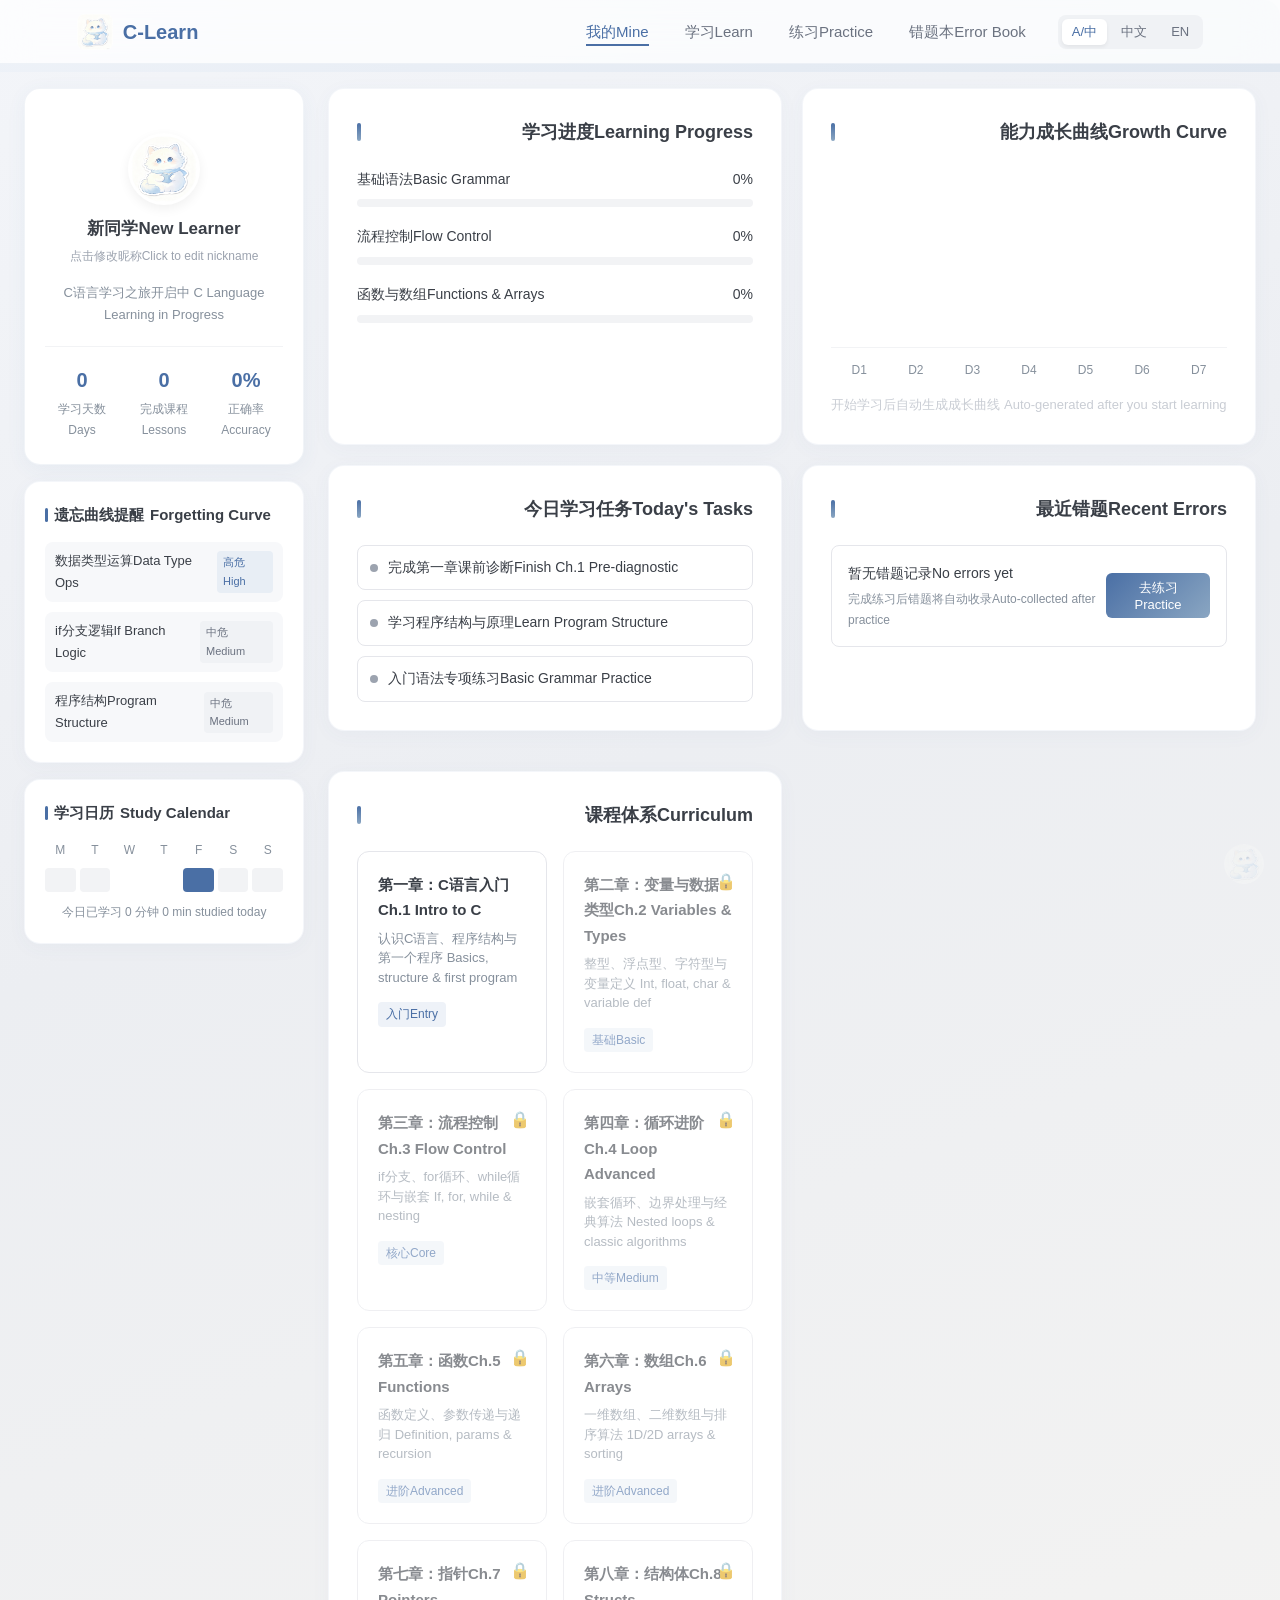
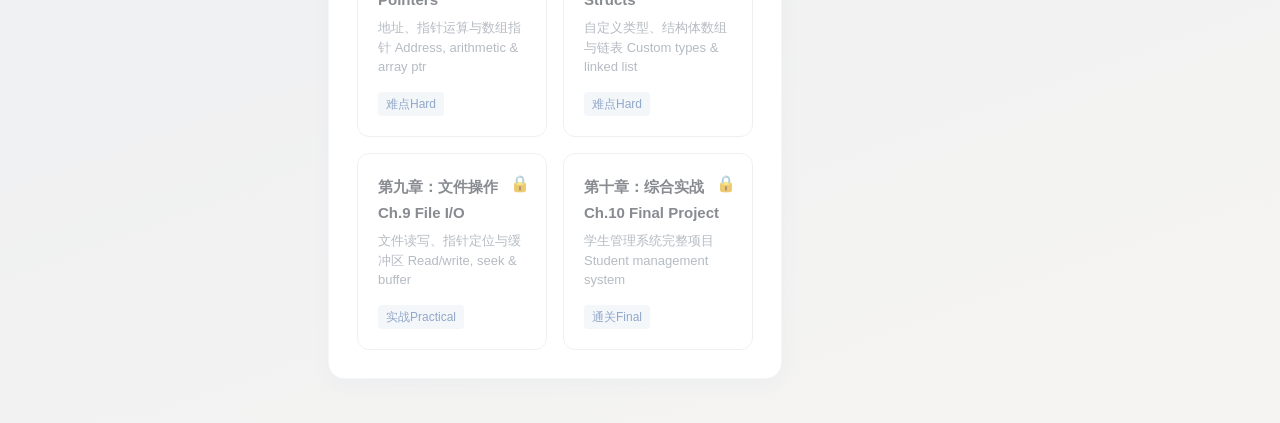
<file: index.html>
<!DOCTYPE html>
<html lang="zh-CN">
<head>
    <meta charset="UTF-8">
    <meta name="viewport" content="width=device-width, initial-scale=1.0">
    <title>C-Learn - <span class="zh">我的学习</span><span class="en">My Learning</span></title>
    <link rel="stylesheet" href="css/style.css">
</head>
<body>
    <nav class="navbar">
        <div class="logo">
            <img src="assets/mascot.png" alt="logo">
            <span>C-Learn</span>
        </div>
        <div class="nav-right">
            <ul class="nav-links">
                <li><a href="index.html" class="active"><span class="zh">我的</span><span class="en">Mine</span></a></li>
                <li><a href="lesson.html"><span class="zh">学习</span><span class="en">Learn</span></a></li>
                <li><a href="practice.html"><span class="zh">练习</span><span class="en">Practice</span></a></li>
                <li><a href="error-book.html"><span class="zh">错题本</span><span class="en">Error Book</span></a></li>
            </ul>
            <div class="lang-switch">
                <button class="lang-btn active" data-lang="bilingual">A/中</button>
                <button class="lang-btn" data-lang="zh">中文</button>
                <button class="lang-btn" data-lang="en">EN</button>
            </div>
        </div>
    </nav>

    <div class="container">
        <aside>
            <div class="user-card">
                <img src="assets/mascot.png" class="avatar" alt="avatar">
                <div class="username" id="username" title="<span class='zh'>点击修改昵称</span><span class='en'>Click to edit</span>">
                    <span class="zh">新同学</span><span class="en">New Learner</span>
                </div>
                <div class="username-tip"><span class="zh">点击修改昵称</span><span class="en">Click to edit nickname</span></div>
                <div class="user-desc">
                    <span class="zh">C语言学习之旅开启中</span>
                    <span class="en">C Language Learning in Progress</span>
                </div>
                <div class="user-stats">
                    <div class="stat-item">
                        <div class="stat-num" id="studyDays">0</div>
                        <div class="stat-label"><span class="zh">学习天数</span><span class="en">Days</span></div>
                    </div>
                    <div class="stat-item">
                        <div class="stat-num" id="finishedLesson">0</div>
                        <div class="stat-label"><span class="zh">完成课程</span><span class="en">Lessons</span></div>
                    </div>
                    <div class="stat-item">
                        <div class="stat-num" id="rightRate">0%</div>
                        <div class="stat-label"><span class="zh">正确率</span><span class="en">Accuracy</span></div>
                    </div>
                </div>
            </div>

            <div class="sidebar-section">
                <h3><span class="zh">遗忘曲线提醒</span><span class="en">Forgetting Curve</span></h3>
                <ul class="forget-list">
                    <li>
                        <span><span class="zh">数据类型运算</span><span class="en">Data Type Ops</span></span>
                        <span class="level"><span class="zh">高危</span><span class="en">High</span></span>
                    </li>
                    <li>
                        <span><span class="zh">if分支逻辑</span><span class="en">If Branch Logic</span></span>
                        <span class="level medium"><span class="zh">中危</span><span class="en">Medium</span></span>
                    </li>
                    <li>
                        <span><span class="zh">程序结构</span><span class="en">Program Structure</span></span>
                        <span class="level medium"><span class="zh">中危</span><span class="en">Medium</span></span>
                    </li>
                </ul>
            </div>

            <div class="sidebar-section">
                <h3><span class="zh">学习日历</span><span class="en">Study Calendar</span></h3>
                <div style="display:grid; grid-template-columns:repeat(7,1fr); gap:4px; text-align:center; font-size:12px; color:#86909c;">
                    <span>M</span><span>T</span><span>W</span><span>T</span><span>F</span><span>S</span><span>S</span>
                </div>
                <div style="display:grid; grid-template-columns:repeat(7,1fr); gap:4px; margin-top:8px;">
                    <div style="height:24px; border-radius:4px; background:#f2f3f5;"></div>
                    <div style="height:24px; border-radius:4px; background:#f2f3f5;"></div>
                    <div style="height:24px; border-radius:4px; #e6ebf2;"></div>
                    <div style="height:24px; border-radius:4px; #e6ebf2;"></div>
                    <div style="height:24px; border-radius:4px; background:#4a6fa5;"></div>
                    <div style="height:24px; border-radius:4px; background:#f2f3f5;"></div>
                    <div style="height:24px; border-radius:4px; background:#f2f3f5;"></div>
                </div>
                <p style="font-size:12px; color:#86909c; margin-top:10px; text-align:center;">
                    <span class="zh">今日已学习 <span id="studyMinutes">0</span> 分钟</span>
                    <span class="en"><span id="studyMinutes">0</span> min studied today</span>
                </p>
            </div>
        </aside>

        <main>
            <div class="grid-2">
                <div class="content-card">
                    <h2><span class="card-header"><span class="zh">学习进度</span><span class="en">Learning Progress</span></span></h2>
                    <div class="progress-list">
                        <div class="progress-item">
                            <div class="progress-header">
                                <span><span class="zh">基础语法</span><span class="en">Basic Grammar</span></span>
                                <span>0%</span>
                            </div>
                            <div class="progress-bar">
                                <div class="progress-fill" style="width: 0%"></div>
                            </div>
                        </div>
                        <div class="progress-item">
                            <div class="progress-header">
                                <span><span class="zh">流程控制</span><span class="en">Flow Control</span></span>
                                <span>0%</span>
                            </div>
                            <div class="progress-bar">
                                <div class="progress-fill" style="width: 0%"></div>
                            </div>
                        </div>
                        <div class="progress-item">
                            <div class="progress-header">
                                <span><span class="zh">函数与数组</span><span class="en">Functions & Arrays</span></span>
                                <span>0%</span>
                            </div>
                            <div class="progress-bar">
                                <div class="progress-fill" style="width: 0%"></div>
                            </div>
                        </div>
                    </div>
                </div>

                <div class="content-card">
                    <h2><span class="card-header"><span class="zh">能力成长曲线</span><span class="en">Growth Curve</span></span></h2>
                    <div class="chart-area" id="chartArea"></div>
                    <div style="display: flex; justify-content: space-around; font-size: 12px; color: #86909c;">
                        <span>D1</span><span>D2</span><span>D3</span><span>D4</span><span>D5</span><span>D6</span><span>D7</span>
                    </div>
                    <p style="text-align: center; color: #c9cdd4; font-size: 13px; margin-top: 14px;">
                        <span class="zh">开始学习后自动生成成长曲线</span>
                        <span class="en">Auto-generated after you start learning</span>
                    </p>
                </div>
            </div>

            <div class="grid-2">
                <div class="content-card">
                    <h2><span class="card-header"><span class="zh">今日学习任务</span><span class="en">Today's Tasks</span></span></h2>
                    <ul class="task-list">
                        <li onclick="location.href='lesson.html'">
                            <span class="task-dot"></span>
                            <span><span class="zh">完成第一章课前诊断</span><span class="en">Finish Ch.1 Pre-diagnostic</span></span>
                        </li>
                        <li onclick="location.href='lesson.html'">
                            <span class="task-dot"></span>
                            <span><span class="zh">学习程序结构与原理</span><span class="en">Learn Program Structure</span></span>
                        </li>
                        <li onclick="location.href='practice.html'">
                            <span class="task-dot"></span>
                            <span><span class="zh">入门语法专项练习</span><span class="en">Basic Grammar Practice</span></span>
                        </li>
                    </ul>
                </div>

                <div class="content-card">
                    <h2><span class="card-header"><span class="zh">最近错题</span><span class="en">Recent Errors</span></span></h2>
                    <div class="error-list">
                        <div class="error-list" id="homeErrorList">
                            <div class="error-item">
                            <div class="error-info">
                                <h4><span class="zh">暂无错题记录</span><span class="en">No errors yet</span></h4>
                                <p><span class="zh">完成练习后错题将自动收录</span><span class="en">Auto-collected after practice</span></p>
                            </div>
                            <button class="retry-btn pink" onclick="location.href='practice.html'">
                                <span class="zh">去练习</span><span class="en">Practice</span>
                            </button>
                        </div>
                    </div>
                </div>
            </div>

            <div class="content-card">
                <h2><span class="card-header"><span class="zh">课程体系</span><span class="en">Curriculum</span></span></h2>
                <div class="lesson-list" id="homeChapterList">
                    <div class="lesson-card" data-chapter="1" onclick="location.href='lesson.html'">
                        <div class="lesson-title"><span class="zh">第一章：C语言入门</span><span class="en">Ch.1 Intro to C</span></div>
                        <div class="lesson-desc">
                            <span class="zh">认识C语言、程序结构与第一个程序</span>
                            <span class="en">Basics, structure & first program</span>
                        </div>
                        <span class="lesson-tag"><span class="zh">入门</span><span class="en">Entry</span></span>
                    </div>
                    <div class="lesson-card locked" data-chapter="2">
                        <span class="lock-icon">🔒</span>
                        <div class="lesson-title"><span class="zh">第二章：变量与数据类型</span><span class="en">Ch.2 Variables & Types</span></div>
                        <div class="lesson-desc">
                            <span class="zh">整型、浮点型、字符型与变量定义</span>
                            <span class="en">Int, float, char & variable def</span>
                        </div>
                        <span class="lesson-tag"><span class="zh">基础</span><span class="en">Basic</span></span>
                    </div>
                    <div class="lesson-card locked" data-chapter="3">
                        <span class="lock-icon">🔒</span>
                        <div class="lesson-title"><span class="zh">第三章：流程控制</span><span class="en">Ch.3 Flow Control</span></div>
                        <div class="lesson-desc">
                            <span class="zh">if分支、for循环、while循环与嵌套</span>
                            <span class="en">If, for, while & nesting</span>
                        </div>
                        <span class="lesson-tag"><span class="zh">核心</span><span class="en">Core</span></span>
                    </div>
                    <div class="lesson-card locked" data-chapter="4">
                        <span class="lock-icon">🔒</span>
                        <div class="lesson-title"><span class="zh">第四章：循环进阶</span><span class="en">Ch.4 Loop Advanced</span></div>
                        <div class="lesson-desc">
                            <span class="zh">嵌套循环、边界处理与经典算法</span>
                            <span class="en">Nested loops & classic algorithms</span>
                        </div>
                        <span class="lesson-tag"><span class="zh">中等</span><span class="en">Medium</span></span>
                    </div>
                    <div class="lesson-card locked" data-chapter="5">
                        <span class="lock-icon">🔒</span>
                        <div class="lesson-title"><span class="zh">第五章：函数</span><span class="en">Ch.5 Functions</span></div>
                        <div class="lesson-desc">
                            <span class="zh">函数定义、参数传递与递归</span>
                            <span class="en">Definition, params & recursion</span>
                        </div>
                        <span class="lesson-tag pink"><span class="zh">进阶</span><span class="en">Advanced</span></span>
                    </div>
                    <div class="lesson-card locked" data-chapter="6">
                        <span class="lock-icon">🔒</span>
                        <div class="lesson-title"><span class="zh">第六章：数组</span><span class="en">Ch.6 Arrays</span></div>
                        <div class="lesson-desc">
                            <span class="zh">一维数组、二维数组与排序算法</span>
                            <span class="en">1D/2D arrays & sorting</span>
                        </div>
                        <span class="lesson-tag pink"><span class="zh">进阶</span><span class="en">Advanced</span></span>
                    </div>
                    <div class="lesson-card locked" data-chapter="7">
                        <span class="lock-icon">🔒</span>
                        <div class="lesson-title"><span class="zh">第七章：指针</span><span class="en">Ch.7 Pointers</span></div>
                        <div class="lesson-desc">
                            <span class="zh">地址、指针运算与数组指针</span>
                            <span class="en">Address, arithmetic & array ptr</span>
                        </div>
                        <span class="lesson-tag"><span class="zh">难点</span><span class="en">Hard</span></span>
                    </div>
                    <div class="lesson-card locked" data-chapter="8">
                        <span class="lock-icon">🔒</span>
                        <div class="lesson-title"><span class="zh">第八章：结构体</span><span class="en">Ch.8 Structs</span></div>
                        <div class="lesson-desc">
                            <span class="zh">自定义类型、结构体数组与链表</span>
                            <span class="en">Custom types & linked list</span>
                        </div>
                        <span class="lesson-tag"><span class="zh">难点</span><span class="en">Hard</span></span>
                    </div>
                    <div class="lesson-card locked" data-chapter="9">
                        <span class="lock-icon">🔒</span>
                        <div class="lesson-title"><span class="zh">第九章：文件操作</span><span class="en">Ch.9 File I/O</span></div>
                        <div class="lesson-desc">
                            <span class="zh">文件读写、指针定位与缓冲区</span>
                            <span class="en">Read/write, seek & buffer</span>
                        </div>
                        <span class="lesson-tag"><span class="zh">实战</span><span class="en">Practical</span></span>
                    </div>
                    <div class="lesson-card locked" data-chapter="10">
                        <span class="lock-icon">🔒</span>
                        <div class="lesson-title"><span class="zh">第十章：综合实战</span><span class="en">Ch.10 Final Project</span></div>
                        <div class="lesson-desc">
                            <span class="zh">学生管理系统完整项目</span>
                            <span class="en">Student management system</span>
                        </div>
                        <span class="lesson-tag pink"><span class="zh">通关</span><span class="en">Final</span></span>
                    </div>
                </div>
            </div>
        </main>
    </div>

    <img src="assets/mascot.png" class="cat-decor" alt="decor">

    <script src="js/app.js"></script>
</body>
</html>
</file>
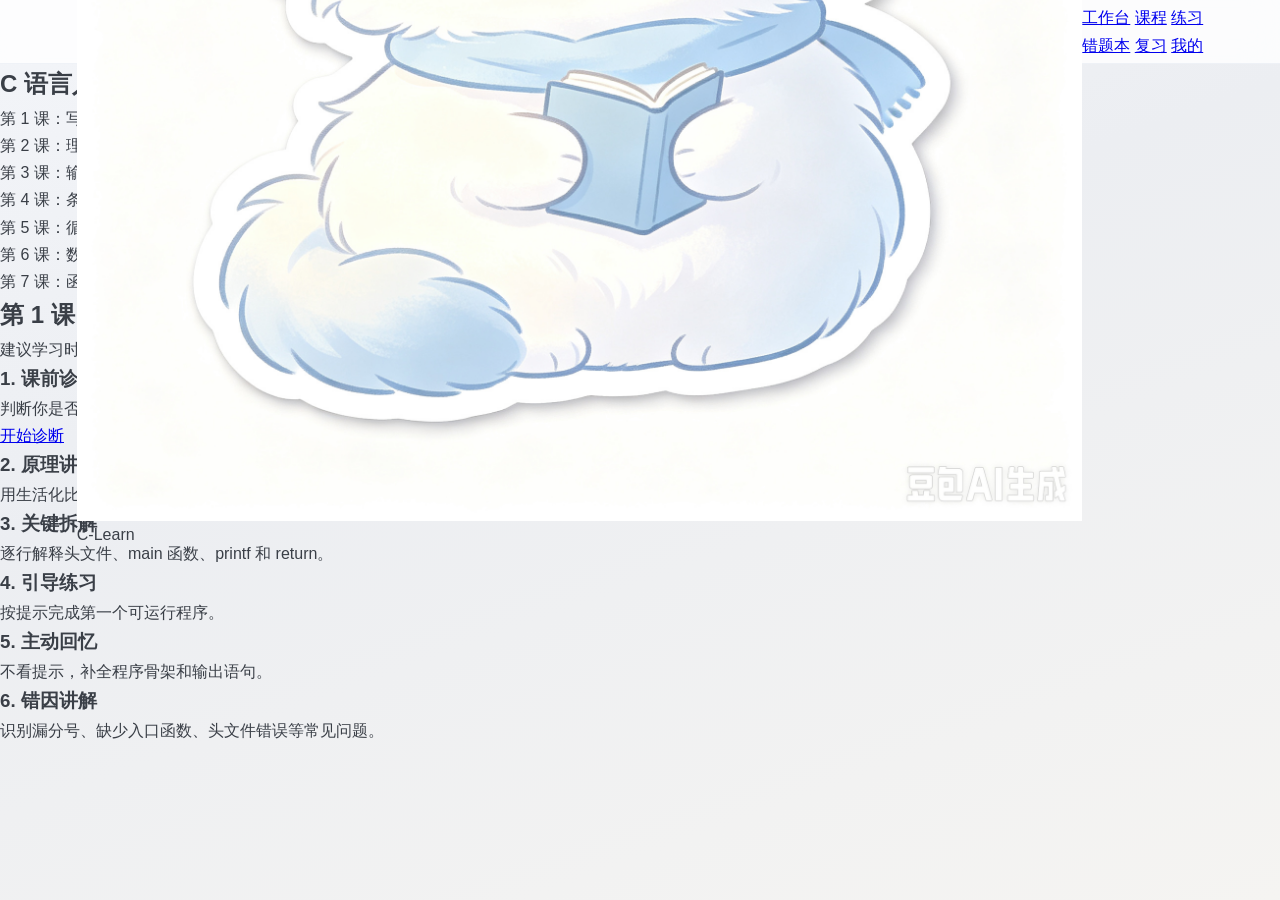
<file: course.html>
<!DOCTYPE html>
<html lang="zh-CN">
<head>
  <meta charset="UTF-8" />
  <meta name="viewport" content="width=device-width, initial-scale=1.0" />
  <title>课程 · C 语言入门闭环</title>
  <link rel="stylesheet" href="css/style.css" />
</head>
<body>
  <header class="navbar">
    <div class="brand">
      <img src="assets/mascot.png" alt="布偶猫吉祥物" class="brand-logo" />
      <span class="brand-name">C-Learn</span>
    </div>
    <nav>
      <a href="index.html">工作台</a>
      <a href="course.html" class="active">课程</a>
      <a href="practice.html">练习</a>
      <a href="wrong-book.html">错题本</a>
      <a href="review.html">复习</a>
      <a href="profile.html">我的</a>
    </nav>
  </header>

  <main class="course-page">
    <aside class="course-sidebar">
      <h2>C 语言入门闭环</h2>
      <ul>
        <li class="active">第 1 课：写出最小 C 程序</li>
        <li>第 2 课：理解变量与赋值</li>
        <li>第 3 课：输入与输出交互</li>
        <li>第 4 课：条件判断</li>
        <li>第 5 课：循环结构</li>
        <li>第 6 课：数组基础</li>
        <li>第 7 课：函数封装</li>
      </ul>
    </aside>

    <section class="course-content">
      <h1>第 1 课：写出最小 C 程序</h1>
      <p class="lesson-duration">建议学习时长：25 分钟</p>
      <div class="lesson-steps">
        <div class="step-card">
          <h3>1. 课前诊断</h3>
          <p>判断你是否已经理解程序入口、输出语句和基础结构。</p>
          <a href="lesson.html" class="btn btn-primary">开始诊断</a>
        </div>
        <div class="step-card">
          <h3>2. 原理讲解</h3>
          <p>用生活化比喻解释 C 程序的最小结构。</p>
        </div>
        <div class="step-card">
          <h3>3. 关键拆解</h3>
          <p>逐行解释头文件、main 函数、printf 和 return。</p>
        </div>
        <div class="step-card">
          <h3>4. 引导练习</h3>
          <p>按提示完成第一个可运行程序。</p>
        </div>
        <div class="step-card">
          <h3>5. 主动回忆</h3>
          <p>不看提示，补全程序骨架和输出语句。</p>
        </div>
        <div class="step-card">
          <h3>6. 错因讲解</h3>
          <p>识别漏分号、缺少入口函数、头文件错误等常见问题。</p>
        </div>
      </div>
    </section>
  </main>
  <script src="js/app.js"></script>
</body>
</html>
</file>
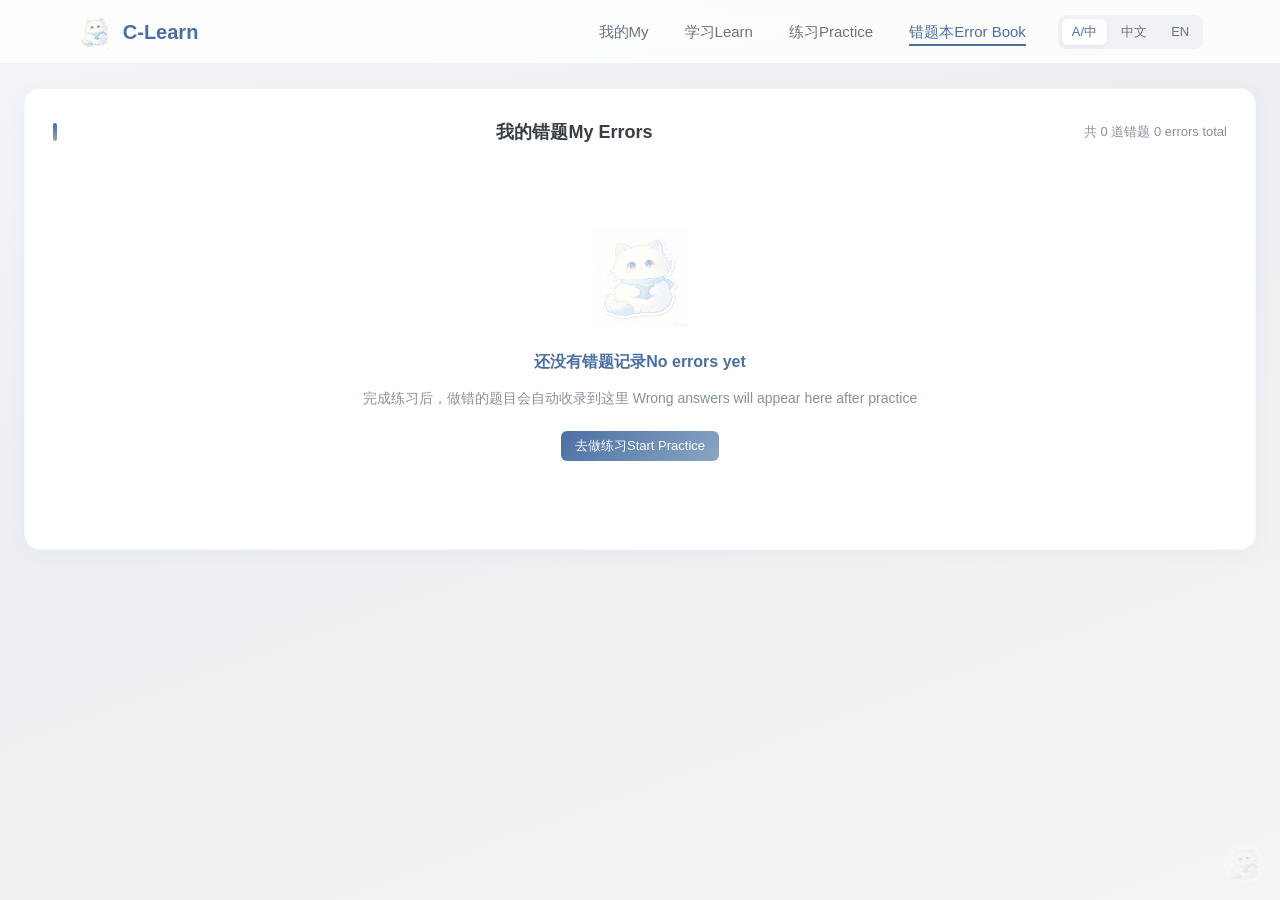
<file: error-book.html>
<!DOCTYPE html>
<html lang="zh-CN">
<head>
    <meta charset="UTF-8">
    <meta name="viewport" content="width=device-width, initial-scale=1.0">
    <title>C-Learn - <span class="zh">错题本</span><span class="en">Error Book</span></title>
    <link rel="stylesheet" href="css/style.css">
</head>
<body>
    <nav class="navbar">
        <div class="logo">
            <img src="assets/mascot.png" alt="logo">
            <span>C-Learn</span>
        </div>
        <div class="nav-right">
            <ul class="nav-links">
                <li><a href="index.html"><span class="zh">我的</span><span class="en">My</span></a></li>
                <li><a href="lesson.html"><span class="zh">学习</span><span class="en">Learn</span></a></li>
                <li><a href="practice.html"><span class="zh">练习</span><span class="en">Practice</span></a></li>
                <li><a href="error-book.html" class="active"><span class="zh">错题本</span><span class="en">Error Book</span></a></li>
            </ul>
            <div class="lang-switch">
                <button class="lang-btn active" data-lang="bilingual">A/中</button>
                <button class="lang-btn" data-lang="zh">中文</button>
                <button class="lang-btn" data-lang="en">EN</button>
            </div>
        </div>
    </nav>

    <div class="container">
        <div style="grid-column: 1 / -1;">
            <div class="content-card">
                <h2>
                    <span class="card-header"><span class="zh">我的错题</span><span class="en">My Errors</span></span>
                    <span style="font-size:13px;color:#86909c;font-weight:normal;">
                        <span class="zh">共 <span id="wrongCount">0</span> 道错题</span>
                        <span class="en"><span id="wrongCount">0</span> errors total</span>
                    </span>
                </h2>
                
                <!-- 空状态 -->
                <div class="empty-state" id="emptyState">
                    <img src="assets/mascot.png" alt="empty">
                    <h3><span class="zh">还没有错题记录</span><span class="en">No errors yet</span></h3>
                    <p style="margin-top: 8px; font-size: 14px; color: #86909c;">
                        <span class="zh">完成练习后，做错的题目会自动收录到这里</span>
                        <span class="en">Wrong answers will appear here after practice</span>
                    </p>
                    <button class="retry-btn" style="margin-top: 20px;" onclick="location.href='practice.html'">
                        <span class="zh">去做练习</span><span class="en">Start Practice</span>
                    </button>
                </div>

                <!-- 错题列表 -->
                <div class="error-list" id="wrongList" style="display:none;"></div>
            </div>
        </div>
    </div>

    <img src="assets/mascot.png" class="cat-decor" alt="decor">

    <script src="js/app.js"></script>
    <script>
        const data = CLEARN_DATA.init();
        document.getElementById('wrongCount').textContent = data.wrongQuestions.length;
    </script>
</body>
</html>
</file>
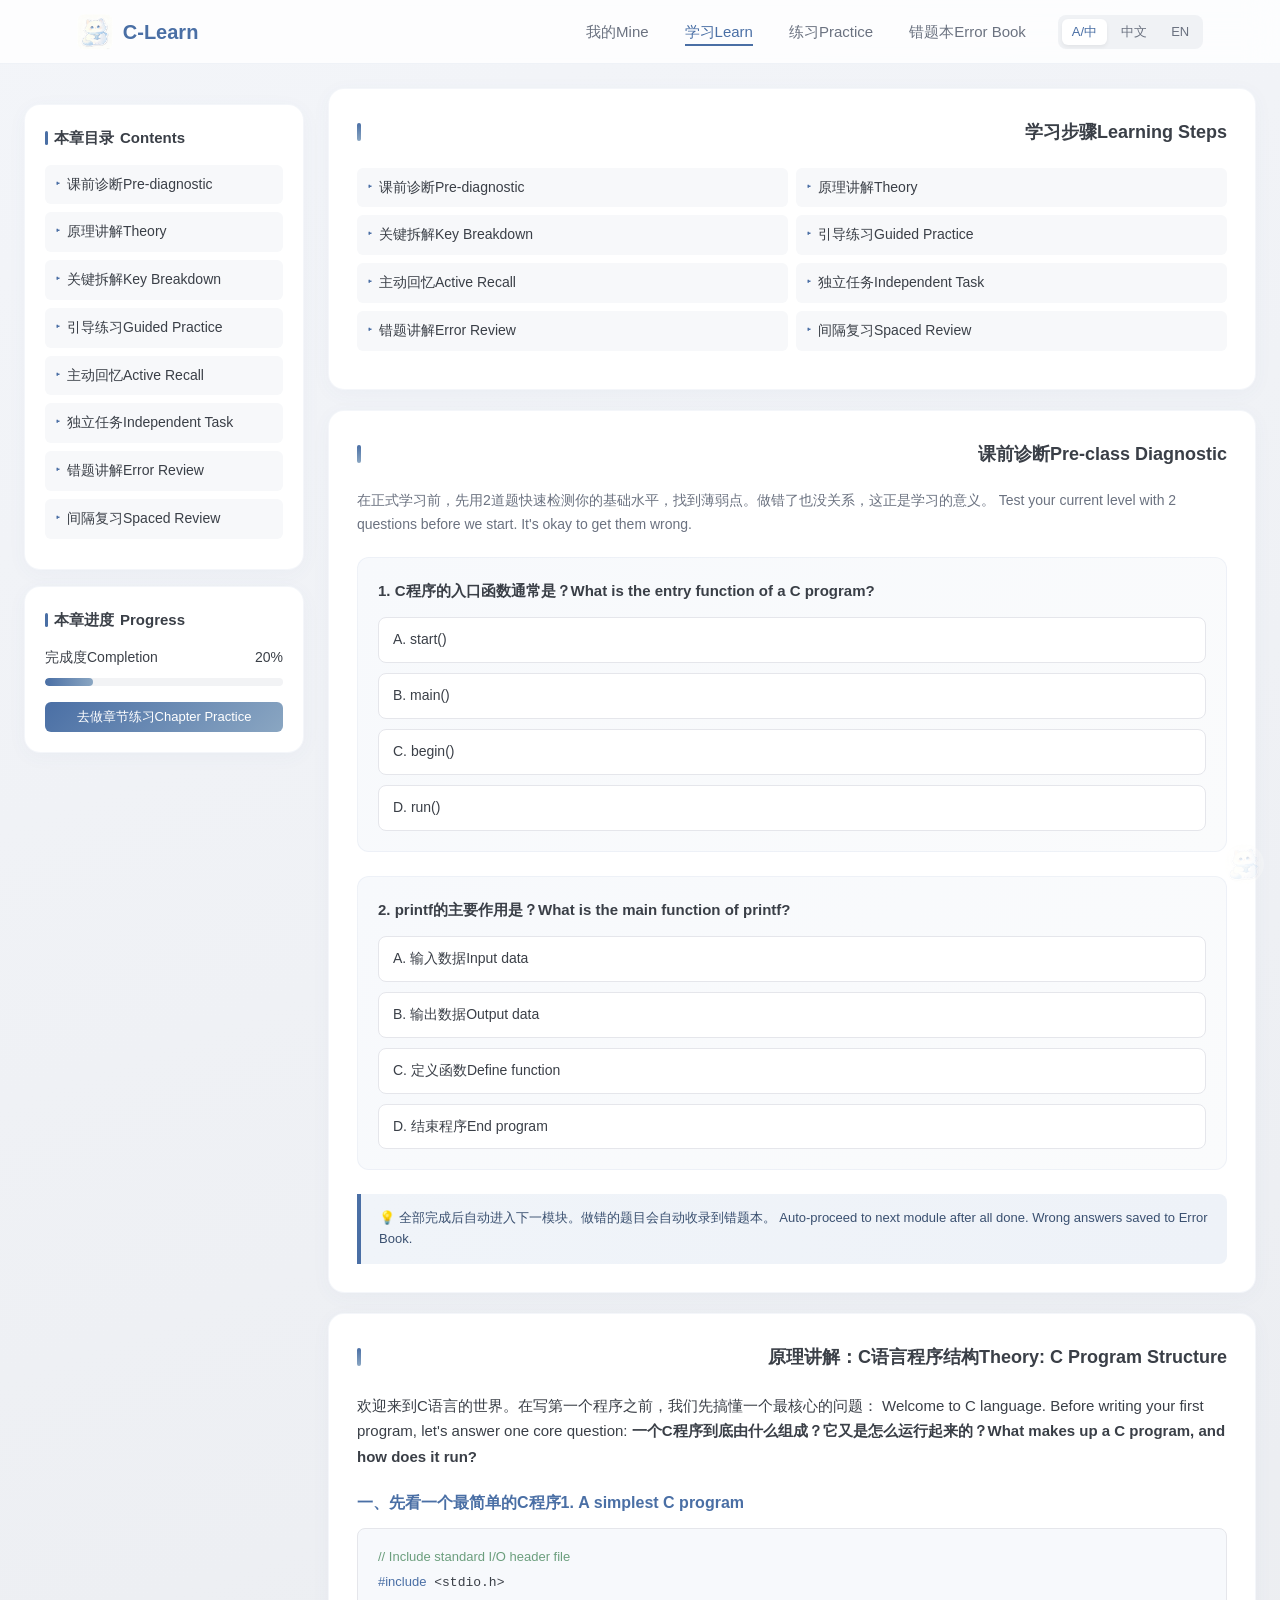
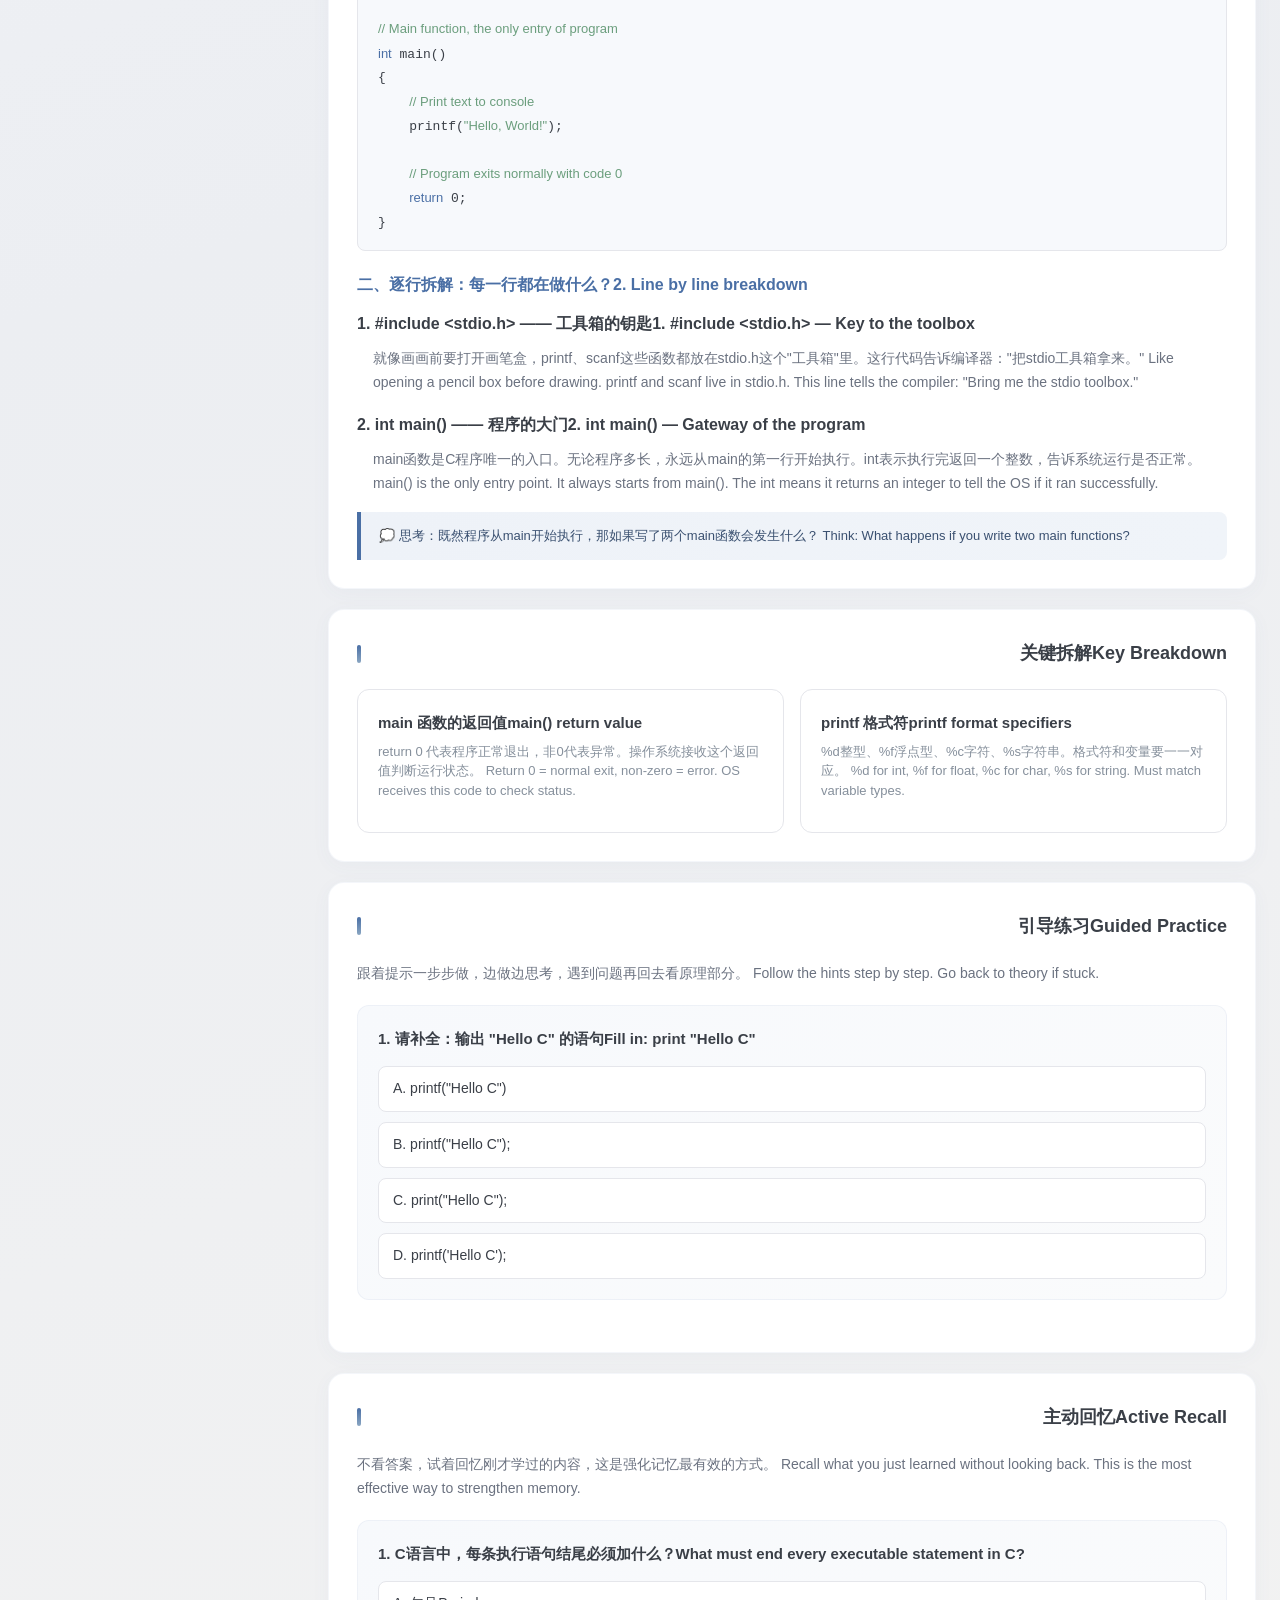
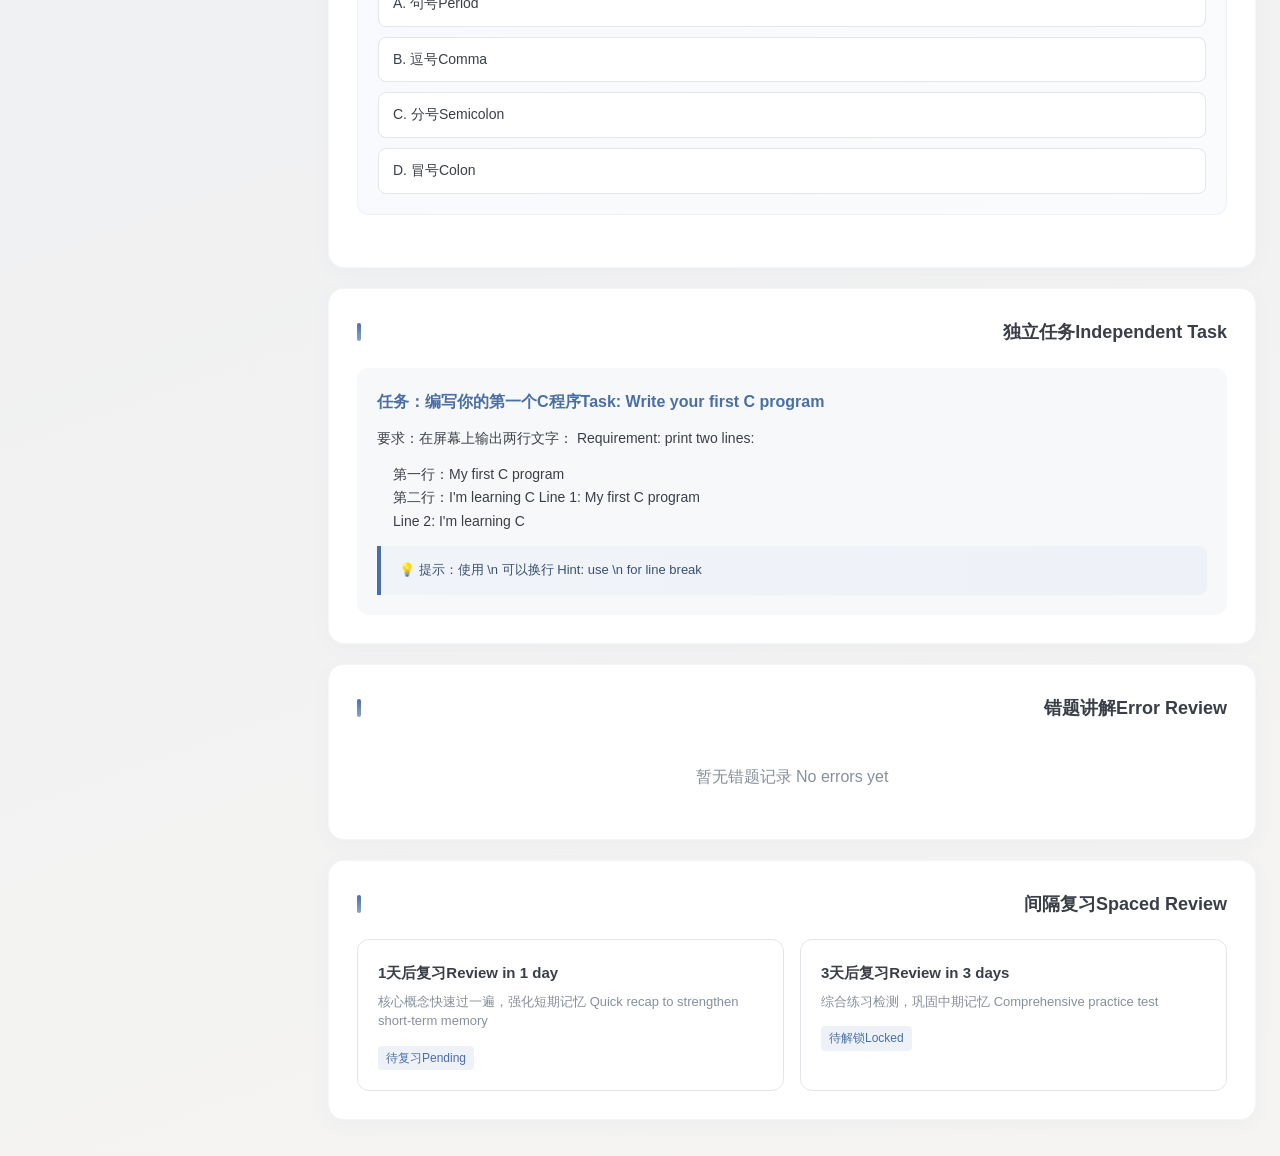
<file: lesson.html>
<!DOCTYPE html>
<html lang="zh-CN">
<head>
    <meta charset="UTF-8">
    <meta name="viewport" content="width=device-width, initial-scale=1.0">
    <title>C-Learn - <span class="zh">学习工作台</span><span class="en">Learning Workbench</span></title>
    <link rel="stylesheet" href="css/style.css">
</head>
<body>
    <nav class="navbar">
        <div class="logo">
            <img src="assets/mascot.png" alt="logo">
            <span>C-Learn</span>
        </div>
        <div class="nav-right">
            <ul class="nav-links">
                <li><a href="index.html"><span class="zh">我的</span><span class="en">Mine</span></a></li>
                <li><a href="lesson.html" class="active"><span class="zh">学习</span><span class="en">Learn</span></a></li>
                <li><a href="practice.html"><span class="zh">练习</span><span class="en">Practice</span></a></li>
                <li><a href="error-book.html"><span class="zh">错题本</span><span class="en">Error Book</span></a></li>
            </ul>
            <div class="lang-switch">
                <button class="lang-btn active" data-lang="bilingual">A/中</button>
                <button class="lang-btn" data-lang="zh">中文</button>
                <button class="lang-btn" data-lang="en">EN</button>
            </div>
        </div>
    </nav>

    <div class="container">
        <aside>
            <div class="sidebar-section">
                <h3><span class="zh">本章目录</span><span class="en">Contents</span></h3>
                <ul class="step-list" style="grid-template-columns: 1fr;">
                    <li><span class="zh">课前诊断</span><span class="en">Pre-diagnostic</span></li>
                    <li><span class="zh">原理讲解</span><span class="en">Theory</span></li>
                    <li><span class="zh">关键拆解</span><span class="en">Key Breakdown</span></li>
                    <li><span class="zh">引导练习</span><span class="en">Guided Practice</span></li>
                    <li><span class="zh">主动回忆</span><span class="en">Active Recall</span></li>
                    <li><span class="zh">独立任务</span><span class="en">Independent Task</span></li>
                    <li><span class="zh">错题讲解</span><span class="en">Error Review</span></li>
                    <li><span class="zh">间隔复习</span><span class="en">Spaced Review</span></li>
                </ul>
            </div>

            <div class="sidebar-section">
                <h3><span class="zh">本章进度</span><span class="en">Progress</span></h3>
                <div class="progress-item">
                    <div class="progress-header">
                        <span><span class="zh">完成度</span><span class="en">Completion</span></span>
                        <span id="chapterRate">20%</span>
                    </div>
                    <div class="progress-bar">
                        <div class="progress-fill" id="chapterBar" style="width: 20%"></div>
                    </div>
                </div>
                <div style="margin-top:16px;">
                    <button class="retry-btn pink" style="width:100%;" onclick="location.href='practice.html'">
                        <span class="zh">去做章节练习</span><span class="en">Chapter Practice</span>
                    </button>
                </div>
            </div>
        </aside>

        <main>
            <!-- 学习步骤总览 -->
            <div class="content-card">
                <h2><span class="card-header"><span class="zh">学习步骤</span><span class="en">Learning Steps</span></span></h2>
                <ul class="step-list">
                    <li><span class="zh">课前诊断</span><span class="en">Pre-diagnostic</span></li>
                    <li><span class="zh">原理讲解</span><span class="en">Theory</span></li>
                    <li><span class="zh">关键拆解</span><span class="en">Key Breakdown</span></li>
                    <li><span class="zh">引导练习</span><span class="en">Guided Practice</span></li>
                    <li><span class="zh">主动回忆</span><span class="en">Active Recall</span></li>
                    <li><span class="zh">独立任务</span><span class="en">Independent Task</span></li>
                    <li><span class="zh">错题讲解</span><span class="en">Error Review</span></li>
                    <li><span class="zh">间隔复习</span><span class="en">Spaced Review</span></li>
                </ul>
            </div>

            <!-- 1. 课前诊断 -->
            <div class="content-card" id="diagnose">
                <h2><span class="card-header"><span class="zh">课前诊断</span><span class="en">Pre-class Diagnostic</span></span></h2>
                <p style="margin-bottom: 20px; font-size: 14px; color: #6b7280;">
                    <span class="zh">在正式学习前，先用2道题快速检测你的基础水平，找到薄弱点。做错了也没关系，这正是学习的意义。</span>
                    <span class="en">Test your current level with 2 questions before we start. It's okay to get them wrong.</span>
                </p>
                
                <div class="question-block">
                    <div class="question-title">1. <span class="zh">C程序的入口函数通常是？</span><span class="en">What is the entry function of a C program?</span></div>
                    <ul class="option-list">
                        <li onclick="selectOption(this, false, 0, 'C程序的入口函数通常是？', '课前诊断', 'B. main()')">A. start()</li>
                        <li onclick="selectOption(this, true, 0, 'C程序的入口函数通常是？', '课前诊断', 'B. main()')">B. main()</li>
                        <li onclick="selectOption(this, false, 0, 'C程序的入口函数通常是？', '课前诊断', 'B. main()')">C. begin()</li>
                        <li onclick="selectOption(this, false, 0, 'C程序的入口函数通常是？', '课前诊断', 'B. main()')">D. run()</li>
                    </ul>
                </div>

                <div class="question-block">
                    <div class="question-title">2. <span class="zh">printf的主要作用是？</span><span class="en">What is the main function of printf?</span></div>
                    <ul class="option-list">
                        <li onclick="selectOption(this, false, 0, 'printf的主要作用是？', '课前诊断', 'B. 输出数据')">A. <span class="zh">输入数据</span><span class="en">Input data</span></li>
                        <li onclick="selectOption(this, true, 0, 'printf的主要作用是？', '课前诊断', 'B. 输出数据')">B. <span class="zh">输出数据</span><span class="en">Output data</span></li>
                        <li onclick="selectOption(this, false, 0, 'printf的主要作用是？', '课前诊断', 'B. 输出数据')">C. <span class="zh">定义函数</span><span class="en">Define function</span></li>
                        <li onclick="selectOption(this, false, 0, 'printf的主要作用是？', '课前诊断', 'B. 输出数据')">D. <span class="zh">结束程序</span><span class="en">End program</span></li>
                    </ul>
                </div>

                <div class="tip-box">
                    💡 <span class="zh">全部完成后自动进入下一模块。做错的题目会自动收录到错题本。</span>
                    <span class="en">Auto-proceed to next module after all done. Wrong answers saved to Error Book.</span>
                </div>
            </div>

            <!-- 2. 原理讲解 -->
            <div class="content-card" id="theory">
                <h2><span class="card-header"><span class="zh">原理讲解：C语言程序结构</span><span class="en">Theory: C Program Structure</span></span></h2>
                
                <p style="font-size:15px; margin-bottom:16px; color:#3a3f47;">
                    <span class="zh">欢迎来到C语言的世界。在写第一个程序之前，我们先搞懂一个最核心的问题：</span>
                    <span class="en">Welcome to C language. Before writing your first program, let's answer one core question:</span>
                    <strong><span class="zh">一个C程序到底由什么组成？它又是怎么运行起来的？</span><span class="en">What makes up a C program, and how does it run?</span></strong>
                </p>

                <h3><span class="zh">一、先看一个最简单的C程序</span><span class="en">1. A simplest C program</span></h3>
                <div class="code-block">
<span class="comment">// Include standard I/O header file</span><br>
<span class="keyword">#include</span> &lt;stdio.h&gt;<br><br>
<span class="comment">// Main function, the only entry of program</span><br>
<span class="keyword">int</span> main()<br>
{<br>
&nbsp;&nbsp;&nbsp;&nbsp;<span class="comment">// Print text to console</span><br>
&nbsp;&nbsp;&nbsp;&nbsp;printf(<span class="comment">"Hello, World!"</span>);<br><br>
&nbsp;&nbsp;&nbsp;&nbsp;<span class="comment">// Program exits normally with code 0</span><br>
&nbsp;&nbsp;&nbsp;&nbsp;<span class="keyword">return</span> 0;<br>
}
                </div>

                <h3><span class="zh">二、逐行拆解：每一行都在做什么？</span><span class="en">2. Line by line breakdown</span></h3>
                <p style="margin-bottom:10px;"><strong><span class="zh">1. #include &lt;stdio.h&gt; —— 工具箱的钥匙</span><span class="en">1. #include &lt;stdio.h&gt; — Key to the toolbox</span></strong></p>
                <p style="font-size:14px; color:#6b7280; margin-bottom:16px; padding-left:16px;">
                    <span class="zh">就像画画前要打开画笔盒，printf、scanf这些函数都放在stdio.h这个"工具箱"里。这行代码告诉编译器："把stdio工具箱拿来。"</span>
                    <span class="en">Like opening a pencil box before drawing. printf and scanf live in stdio.h. This line tells the compiler: "Bring me the stdio toolbox."</span>
                </p>

                <p style="margin-bottom:10px;"><strong><span class="zh">2. int main() —— 程序的大门</span><span class="en">2. int main() — Gateway of the program</span></strong></p>
                <p style="font-size:14px; color:#6b7280; margin-bottom:16px; padding-left:16px;">
                    <span class="zh">main函数是C程序唯一的入口。无论程序多长，永远从main的第一行开始执行。int表示执行完返回一个整数，告诉系统运行是否正常。</span>
                    <span class="en">main() is the only entry point. It always starts from main(). The int means it returns an integer to tell the OS if it ran successfully.</span>
                </p>

                <div class="think-box">
                    💭 <span class="zh">思考：既然程序从main开始执行，那如果写了两个main函数会发生什么？</span>
                    <span class="en">Think: What happens if you write two main functions?</span>
                </div>
            </div>

            <!-- 3. 关键拆解 -->
            <div class="content-card" id="breakdown">
                <h2><span class="card-header"><span class="zh">关键拆解</span><span class="en">Key Breakdown</span></span></h2>
                <div class="lesson-list">
                    <div class="lesson-card">
                        <div class="lesson-title"><span class="zh">main 函数的返回值</span><span class="en">main() return value</span></div>
                        <div class="lesson-desc">
                            <span class="zh">return 0 代表程序正常退出，非0代表异常。操作系统接收这个返回值判断运行状态。</span>
                            <span class="en">Return 0 = normal exit, non-zero = error. OS receives this code to check status.</span>
                        </div>
                    </div>
                    <div class="lesson-card">
                        <div class="lesson-title"><span class="zh">printf 格式符</span><span class="en">printf format specifiers</span></div>
                        <div class="lesson-desc">
                            <span class="zh">%d整型、%f浮点型、%c字符、%s字符串。格式符和变量要一一对应。</span>
                            <span class="en">%d for int, %f for float, %c for char, %s for string. Must match variable types.</span>
                        </div>
                    </div>
                </div>
            </div>
<!-- 4. 引导练习 -->
<div class="content-card" id="guided">
    <h2><span class="card-header"><span class="zh">引导练习</span><span class="en">Guided Practice</span></span></h2>
    <p style="margin-bottom: 20px; font-size: 14px; color: #6b7280;">
        <span class="zh">跟着提示一步步做，边做边思考，遇到问题再回去看原理部分。</span>
        <span class="en">Follow the hints step by step. Go back to theory if stuck.</span>
    </p>

    <div class="question-block">
        <div class="question-title">1. <span class="zh">请补全：输出 "Hello C" 的语句</span><span class="en">Fill in: print "Hello C"</span></div>
        <ul class="option-list">
            <li onclick="selectOption(this, false, 0, '输出Hello C的语句', '引导练习', 'B. printf(\'Hello C\');', 'printf函数调用末尾必须加分号，字符串用双引号包裹。A缺分号，C函数名错误，D单引号错误。')">A. printf("Hello C")</li>
            <li onclick="selectOption(this, true, 0, '输出Hello C的语句', '引导练习', 'B. printf(\'Hello C\');', 'printf函数调用末尾必须加分号，字符串用双引号包裹。A缺分号，C函数名错误，D单引号错误。')">B. printf("Hello C");</li>
            <li onclick="selectOption(this, false, 0, '输出Hello C的语句', '引导练习', 'B. printf(\'Hello C\');', 'printf函数调用末尾必须加分号，字符串用双引号包裹。A缺分号，C函数名错误，D单引号错误。')">C. print("Hello C");</li>
            <li onclick="selectOption(this, false, 0, '输出Hello C的语句', '引导练习', 'B. printf(\'Hello C\');', 'printf函数调用末尾必须加分号，字符串用双引号包裹。A缺分号，C函数名错误，D单引号错误。')">D. printf('Hello C');</li>
        </ul>
    </div>
</div>


<!-- 5. 主动回忆 -->
<div class="content-card" id="recall">
    <h2><span class="card-header"><span class="zh">主动回忆</span><span class="en">Active Recall</span></span></h2>
    <p style="margin-bottom: 20px; font-size: 14px; color: #6b7280;">
        <span class="zh">不看答案，试着回忆刚才学过的内容，这是强化记忆最有效的方式。</span>
        <span class="en">Recall what you just learned without looking back. This is the most effective way to strengthen memory.</span>
    </p>

    <div class="question-block">
        <div class="question-title">1. <span class="zh">C语言中，每条执行语句结尾必须加什么？</span><span class="en">What must end every executable statement in C?</span></div>
        <ul class="option-list">
            <li onclick="selectOption(this, false, 0, '每条执行语句结尾必须加什么', '主动回忆', 'C. 分号', 'C语言规定每条可执行语句必须以分号结尾，表示指令结束。')">A. <span class="zh">句号</span><span class="en">Period</span></li>
            <li onclick="selectOption(this, false, 0, '每条执行语句结尾必须加什么', '主动回忆', 'C. 分号', 'C语言规定每条可执行语句必须以分号结尾，表示指令结束。')">B. <span class="zh">逗号</span><span class="en">Comma</span></li>
            <li onclick="selectOption(this, true, 0, '每条执行语句结尾必须加什么', '主动回忆', 'C. 分号', 'C语言规定每条可执行语句必须以分号结尾，表示指令结束。')">C. <span class="zh">分号</span><span class="en">Semicolon</span></li>
            <li onclick="selectOption(this, false, 0, '每条执行语句结尾必须加什么', '主动回忆', 'C. 分号', 'C语言规定每条可执行语句必须以分号结尾，表示指令结束。')">D. <span class="zh">冒号</span><span class="en">Colon</span></li>
        </ul>
    </div>
</div>


            <!-- 6. 独立任务 -->
            <div class="content-card" id="task">
                <h2><span class="card-header"><span class="zh">独立任务</span><span class="en">Independent Task</span></span></h2>
                <div style="background:#f7f8fa; padding:20px; border-radius:12px;">
                    <h3 style="margin-top:0;"><span class="zh">任务：编写你的第一个C程序</span><span class="en">Task: Write your first C program</span></h3>
                    <p style="font-size:14px; margin:12px 0;">
                        <span class="zh">要求：在屏幕上输出两行文字：</span>
                        <span class="en">Requirement: print two lines:</span>
                    </p>
                    <p style="font-size:14px; padding-left:16px; margin-bottom:12px;">
                        <span class="zh">第一行：My first C program<br>第二行：I'm learning C</span>
                        <span class="en">Line 1: My first C program<br>Line 2: I'm learning C</span>
                    </p>
                    <div class="tip-box pink-tip">
                        💡 <span class="zh">提示：使用 \n 可以换行</span>
                        <span class="en">Hint: use \n for line break</span>
                    </div>
                </div>
            </div>

            <!-- 7. 错题讲解 -->
            <div class="content-card" id="error-review">
                <h2><span class="card-header"><span class="zh">错题讲解</span><span class="en">Error Review</span></span></h2>
                <div class="error-list" id="lessonErrorList">
                    <p style="color:#86909c; text-align:center; padding:20px 0;">
                        <span class="zh">暂无错题记录</span>
                        <span class="en">No errors yet</span>
                    </p>
                </div>
            </div>

            <!-- 8. 间隔复习 -->
            <div class="content-card" id="review">
                <h2><span class="card-header"><span class="zh">间隔复习</span><span class="en">Spaced Review</span></span></h2>
                <div class="lesson-list">
                    <div class="lesson-card">
                        <div class="lesson-title"><span class="zh">1天后复习</span><span class="en">Review in 1 day</span></div>
                        <div class="lesson-desc">
                            <span class="zh">核心概念快速过一遍，强化短期记忆</span>
                            <span class="en">Quick recap to strengthen short-term memory</span>
                        </div>
                        <span class="lesson-tag"><span class="zh">待复习</span><span class="en">Pending</span></span>
                    </div>
                    <div class="lesson-card">
                        <div class="lesson-title"><span class="zh">3天后复习</span><span class="en">Review in 3 days</span></div>
                        <div class="lesson-desc">
                            <span class="zh">综合练习检测，巩固中期记忆</span>
                            <span class="en">Comprehensive practice test</span>
                        </div>
                        <span class="lesson-tag pink"><span class="zh">待解锁</span><span class="en">Locked</span></span>
                    </div>
                </div>
            </div>

        </main>
    </div>

    <img src="assets/mascot.png" class="cat-decor" alt="decor">

    <script src="js/app.js"></script>
    <script>
        // 页面加载时渲染错题
        document.addEventListener('DOMContentLoaded', function() {
            CLEARN_DATA.renderLessonErrors();
        });
    </script>
</body>
</html>
</file>
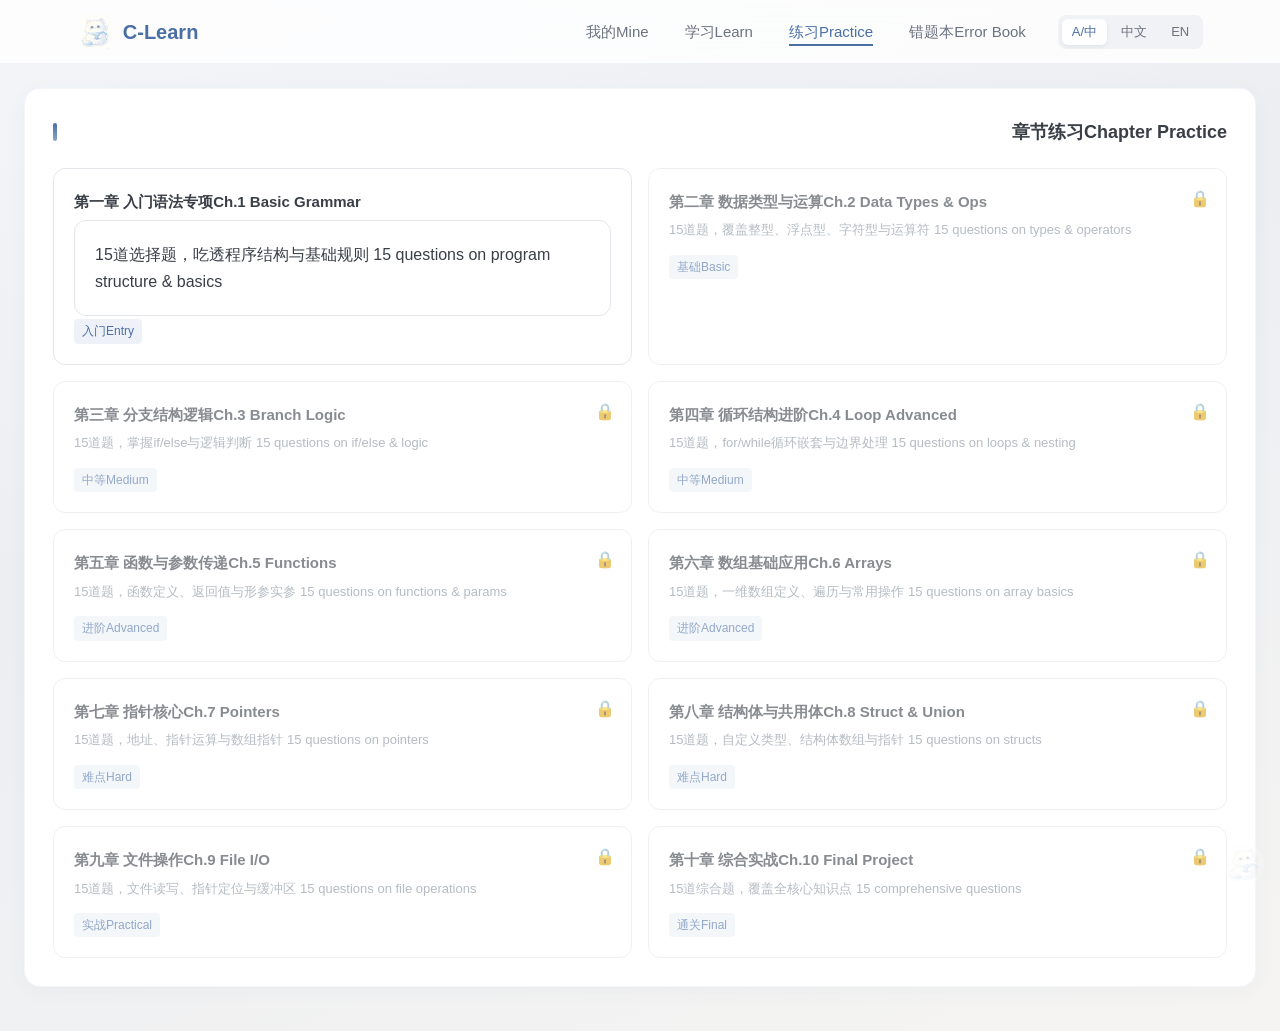
<file: practice.html>
<!DOCTYPE html>
<html lang="zh-CN">
<head>
    <meta charset="UTF-8">
    <meta name="viewport" content="width=device-width, initial-scale=1.0">
    <title>C-Learn - <span class="zh">在线练习</span><span class="en">Practice</span></title>
    <link rel="stylesheet" href="css/style.css">
</head>
<body>
    <nav class="navbar">
        <div class="logo">
            <img src="assets/mascot.png" alt="logo">
            <span>C-Learn</span>
        </div>
        <div class="nav-right">
            <ul class="nav-links">
                <li><a href="index.html"><span class="zh">我的</span><span class="en">Mine</span></a></li>
                <li><a href="lesson.html"><span class="zh">学习</span><span class="en">Learn</span></a></li>
                <li><a href="practice.html" class="active"><span class="zh">练习</span><span class="en">Practice</span></a></li>
                <li><a href="error-book.html"><span class="zh">错题本</span><span class="en">Error Book</span></a></li>
            </ul>
            <div class="lang-switch">
                <button class="lang-btn active" data-lang="bilingual">A/中</button>
                <button class="lang-btn" data-lang="zh">中文</button>
                <button class="lang-btn" data-lang="en">EN</button>
            </div>
        </div>
    </nav>

    <div class="container">
        <div style="grid-column: 1 / -1;">
            <div class="content-card">
                <h2><span class="card-header"><span class="zh">章节练习</span><span class="en">Chapter Practice</span></span></h2>
                <div class="lesson-list" id="chapterList">
                    <div class="lesson-card" data-chapter="1" onclick="openQuiz(1)">
                        <div class="lesson-title"><span class="zh">第一章 入门语法专项</span><span class="en">Ch.1 Basic Grammar</span></div>
                       <div class="lesson-card" data-chapter="1" onclick="openQuiz(1)">

                            <span class="zh">15道选择题，吃透程序结构与基础规则</span>
                            <span class="en">15 questions on program structure & basics</span>
                        </div>
                        <span class="lesson-tag"><span class="zh">入门</span><span class="en">Entry</span></span>
                    </div>
                    <div class="lesson-card locked" data-chapter="2" onclick="openQuiz(2)">
                        <span class="lock-icon">🔒</span>
                        <div class="lesson-title"><span class="zh">第二章 数据类型与运算</span><span class="en">Ch.2 Data Types & Ops</span></div>
                        <div class="lesson-desc">
                            <span class="zh">15道题，覆盖整型、浮点型、字符型与运算符</span>
                            <span class="en">15 questions on types & operators</span>
                        </div>
                        <span class="lesson-tag"><span class="zh">基础</span><span class="en">Basic</span></span>
                    </div>
                    <div class="lesson-card locked" data-chapter="3" onclick="openQuiz(3)">
                        <span class="lock-icon">🔒</span>
                        <div class="lesson-title"><span class="zh">第三章 分支结构逻辑</span><span class="en">Ch.3 Branch Logic</span></div>
                        <div class="lesson-desc">
                            <span class="zh">15道题，掌握if/else与逻辑判断</span>
                            <span class="en">15 questions on if/else & logic</span>
                        </div>
                        <span class="lesson-tag"><span class="zh">中等</span><span class="en">Medium</span></span>
                    </div>
                    <div class="lesson-card locked" data-chapter="4" onclick="openQuiz(4)">
                        <span class="lock-icon">🔒</span>
                        <div class="lesson-title"><span class="zh">第四章 循环结构进阶</span><span class="en">Ch.4 Loop Advanced</span></div>
                        <div class="lesson-desc">
                            <span class="zh">15道题，for/while循环嵌套与边界处理</span>
                            <span class="en">15 questions on loops & nesting</span>
                        </div>
                        <span class="lesson-tag"><span class="zh">中等</span><span class="en">Medium</span></span>
                    </div>
                    <div class="lesson-card locked" data-chapter="5" onclick="openQuiz(5)">
                        <span class="lock-icon">🔒</span>
                        <div class="lesson-title"><span class="zh">第五章 函数与参数传递</span><span class="en">Ch.5 Functions</span></div>
                        <div class="lesson-desc">
                            <span class="zh">15道题，函数定义、返回值与形参实参</span>
                            <span class="en">15 questions on functions & params</span>
                        </div>
                        <span class="lesson-tag"><span class="zh">进阶</span><span class="en">Advanced</span></span>
                    </div>
                    <div class="lesson-card locked" data-chapter="6" onclick="openQuiz(6)">
                        <span class="lock-icon">🔒</span>
                        <div class="lesson-title"><span class="zh">第六章 数组基础应用</span><span class="en">Ch.6 Arrays</span></div>
                        <div class="lesson-desc">
                            <span class="zh">15道题，一维数组定义、遍历与常用操作</span>
                            <span class="en">15 questions on array basics</span>
                        </div>
                        <span class="lesson-tag"><span class="zh">进阶</span><span class="en">Advanced</span></span>
                    </div>
                    <div class="lesson-card locked" data-chapter="7" onclick="openQuiz(7)">
                        <span class="lock-icon">🔒</span>
                        <div class="lesson-title"><span class="zh">第七章 指针核心</span><span class="en">Ch.7 Pointers</span></div>
                        <div class="lesson-desc">
                            <span class="zh">15道题，地址、指针运算与数组指针</span>
                            <span class="en">15 questions on pointers</span>
                        </div>
                        <span class="lesson-tag"><span class="zh">难点</span><span class="en">Hard</span></span>
                    </div>
                    <div class="lesson-card locked" data-chapter="8" onclick="openQuiz(8)">
                        <span class="lock-icon">🔒</span>
                        <div class="lesson-title"><span class="zh">第八章 结构体与共用体</span><span class="en">Ch.8 Struct & Union</span></div>
                        <div class="lesson-desc">
                            <span class="zh">15道题，自定义类型、结构体数组与指针</span>
                            <span class="en">15 questions on structs</span>
                        </div>
                        <span class="lesson-tag"><span class="zh">难点</span><span class="en">Hard</span></span>
                    </div>
                    <div class="lesson-card locked" data-chapter="9" onclick="openQuiz(9)">
                        <span class="lock-icon">🔒</span>
                        <div class="lesson-title"><span class="zh">第九章 文件操作</span><span class="en">Ch.9 File I/O</span></div>
                        <div class="lesson-desc">
                            <span class="zh">15道题，文件读写、指针定位与缓冲区</span>
                            <span class="en">15 questions on file operations</span>
                        </div>
                        <span class="lesson-tag"><span class="zh">实战</span><span class="en">Practical</span></span>
                    </div>
                    <div class="lesson-card locked" data-chapter="10" onclick="openQuiz(10)">
                        <span class="lock-icon">🔒</span>
                        <div class="lesson-title"><span class="zh">第十章 综合实战</span><span class="en">Ch.10 Final Project</span></div>
                        <div class="lesson-desc">
                            <span class="zh">15道综合题，覆盖全核心知识点</span>
                            <span class="en">15 comprehensive questions</span>
                        </div>
                        <span class="lesson-tag"><span class="zh">通关</span><span class="en">Final</span></span>
                    </div>
                </div>
            </div>

            <!-- ===================== 第1章 完整15题 ===================== -->
            <div class="content-card" id="quiz1" style="display:none;">
                <h2><span class="card-header"><span class="zh">第一章 入门语法专项</span><span class="en">Ch.1 Basic Grammar</span></span></h2>
                
                <div class="question-block">
                    <div class="question-title">1. <span class="zh">C程序的执行入口是以下哪个函数？</span><span class="en">What is the entry function of a C program?</span></div>
                    <ul class="option-list">
                        <li onclick="selectOption(this, false, 1, 'C程序的执行入口是以下哪个函数？', '第一章 入门语法', 'B. main()', 'main()是C程序唯一的执行入口，所有代码从这里开始运行。start()、begin()、init()都不是C标准入口函数。')">A. start()</li>
                        <li onclick="selectOption(this, true, 1, 'C程序的执行入口是以下哪个函数？', '第一章 入门语法', 'B. main()', 'main()是C程序唯一的执行入口，所有代码从这里开始运行。start()、begin()、init()都不是C标准入口函数。')">B. main()</li>
                        <li onclick="selectOption(this, false, 1, 'C程序的执行入口是以下哪个函数？', '第一章 入门语法', 'B. main()', 'main()是C程序唯一的执行入口，所有代码从这里开始运行。start()、begin()、init()都不是C标准入口函数。')">C. begin()</li>
                        <li onclick="selectOption(this, false, 1, 'C程序的执行入口是以下哪个函数？', '第一章 入门语法', 'B. main()', 'main()是C程序唯一的执行入口，所有代码从这里开始运行。start()、begin()、init()都不是C标准入口函数。')">D. init()</li>
                    </ul>
                </div>

                <div class="question-block">
                    <div class="question-title">2. <span class="zh">以下哪个是标准输入输出头文件？</span><span class="en">Which is the standard I/O header file?</span></div>
                    <ul class="option-list">
                        <li onclick="selectOption(this, true, 1, '以下哪个是标准输入输出头文件？', '第一章 入门语法', 'A. stdio.h', 'stdio.h是standard input output的缩写，包含printf、scanf等标准输入输出函数。string.h是字符串库，math.h是数学库，stdlib.h是通用工具库。')">A. stdio.h</li>
                        <li onclick="selectOption(this, false, 1, '以下哪个是标准输入输出头文件？', '第一章 入门语法', 'A. stdio.h', 'stdio.h是standard input output的缩写，包含printf、scanf等标准输入输出函数。string.h是字符串库，math.h是数学库，stdlib.h是通用工具库。')">B. string.h</li>
                        <li onclick="selectOption(this, false, 1, '以下哪个是标准输入输出头文件？', '第一章 入门语法', 'A. stdio.h', 'stdio.h是standard input output的缩写，包含printf、scanf等标准输入输出函数。string.h是字符串库，math.h是数学库，stdlib.h是通用工具库。')">C. math.h</li>
                        <li onclick="selectOption(this, false, 1, '以下哪个是标准输入输出头文件？', '第一章 入门语法', 'A. stdio.h', 'stdio.h是standard input output的缩写，包含printf、scanf等标准输入输出函数。string.h是字符串库，math.h是数学库，stdlib.h是通用工具库。')">D. stdlib.h</li>
                    </ul>
                </div>

                <div class="question-block">
                    <div class="question-title">3. <span class="zh">每条C语言执行语句结尾必须加的符号是？</span><span class="en">What symbol ends every executable statement?</span></div>
                    <ul class="option-list">
                        <li onclick="selectOption(this, false, 1, '每条C语言执行语句结尾必须加的符号是？', '第一章 入门语法', 'C. 分号 ;', 'C语言规定每条可执行语句必须以分号结尾，表示指令结束。句号、逗号、冒号都不能作为语句结束标志。')">A. <span class="zh">句号</span><span class="en">Period</span></li>
                        <li onclick="selectOption(this, false, 1, '每条C语言执行语句结尾必须加的符号是？', '第一章 入门语法', 'C. 分号 ;', 'C语言规定每条可执行语句必须以分号结尾，表示指令结束。句号、逗号、冒号都不能作为语句结束标志。')">B. <span class="zh">逗号</span><span class="en">Comma</span></li>
                        <li onclick="selectOption(this, true, 1, '每条C语言执行语句结尾必须加的符号是？', '第一章 入门语法', 'C. 分号 ;', 'C语言规定每条可执行语句必须以分号结尾，表示指令结束。句号、逗号、冒号都不能作为语句结束标志。')">C. <span class="zh">分号</span><span class="en">Semicolon</span></li>
                        <li onclick="selectOption(this, false, 1, '每条C语言执行语句结尾必须加的符号是？', '第一章 入门语法', 'C. 分号 ;', 'C语言规定每条可执行语句必须以分号结尾，表示指令结束。句号、逗号、冒号都不能作为语句结束标志。')">D. <span class="zh">冒号</span><span class="en">Colon</span></li>
                    </ul>
                </div>

                <div class="question-block">
                    <div class="question-title">4. <span class="zh">以下哪个是C语言的单行注释写法？</span><span class="en">Which is a single-line comment in C?</span></div>
                    <ul class="option-list">
                        <li onclick="selectOption(this, false, 1, '以下哪个是C语言的单行注释写法？', '第一章 入门语法', 'B. // 注释内容', 'C语言单行注释用//，多行注释用/* */。#是预处理指令，不是注释。')">A. # 注释内容</li>
                        <li onclick="selectOption(this, true, 1, '以下哪个是C语言的单行注释写法？', '第一章 入门语法', 'B. // 注释内容', 'C语言单行注释用//，多行注释用/* */。#是预处理指令，不是注释。')">B. // 注释内容</li>
                        <li onclick="selectOption(this, false, 1, '以下哪个是C语言的单行注释写法？', '第一章 入门语法', 'B. // 注释内容', 'C语言单行注释用//，多行注释用/* */。#是预处理指令，不是注释。')">C. /* 注释内容 */</li>
                        <li onclick="selectOption(this, false, 1, '以下哪个是C语言的单行注释写法？', '第一章 入门语法', 'B. // 注释内容', 'C语言单行注释用//，多行注释用/* */。#是预处理指令，不是注释。')">D. ' 注释内容</li>
                    </ul>
                </div>

                <div class="question-block">
                    <div class="question-title">5. <span class="zh">printf 函数的核心功能是？</span><span class="en">What is the core function of printf?</span></div>
                    <ul class="option-list">
                        <li onclick="selectOption(this, false, 1, 'printf 函数的核心功能是？', '第一章 入门语法', 'B. 向控制台输出内容', 'printf是print format的缩写，作用是向标准输出设备（控制台）打印格式化内容。读取输入用scanf。')">A. <span class="zh">从键盘读取数据</span><span class="en">Read from keyboard</span></li>
                        <li onclick="selectOption(this, true, 1, 'printf 函数的核心功能是？', '第一章 入门语法', 'B. 向控制台输出内容', 'printf是print format的缩写，作用是向标准输出设备（控制台）打印格式化内容。读取输入用scanf。')">B. <span class="zh">向控制台输出内容</span><span class="en">Output to console</span></li>
                        <li onclick="selectOption(this, false, 1, 'printf 函数的核心功能是？', '第一章 入门语法', 'B. 向控制台输出内容', 'printf是print format的缩写，作用是向标准输出设备（控制台）打印格式化内容。读取输入用scanf。')">C. <span class="zh">定义一个函数</span><span class="en">Define a function</span></li>
                        <li onclick="selectOption(this, false, 1, 'printf 函数的核心功能是？', '第一章 入门语法', 'B. 向控制台输出内容', 'printf是print format的缩写，作用是向标准输出设备（控制台）打印格式化内容。读取输入用scanf。')">D. <span class="zh">进行数学计算</span><span class="en">Do math</span></li>
                    </ul>
                </div>

                <div class="question-block">
                    <div class="question-title">6. <span class="zh">以下哪个是合法的C语言标识符？</span><span class="en">Which is a valid C identifier?</span></div>
                    <ul class="option-list">
                        <li onclick="selectOption(this, false, 1, '以下哪个是合法的C语言标识符？', '第一章 入门语法', 'C. my_var', 'C语言标识符只能由字母、数字、下划线组成，且不能以数字开头，不能是关键字。123abc以数字开头错误，int是关键字，a-b含非法字符。')">A. 123abc</li>
                        <li onclick="selectOption(this, false, 1, '以下哪个是合法的C语言标识符？', '第一章 入门语法', 'C. my_var', 'C语言标识符只能由字母、数字、下划线组成，且不能以数字开头，不能是关键字。123abc以数字开头错误，int是关键字，a-b含非法字符。')">B. int</li>
                        <li onclick="selectOption(this, true, 1, '以下哪个是合法的C语言标识符？', '第一章 入门语法', 'C. my_var', 'C语言标识符只能由字母、数字、下划线组成，且不能以数字开头，不能是关键字。123abc以数字开头错误，int是关键字，a-b含非法字符。')">C. my_var</li>
                        <li onclick="selectOption(this, false, 1, '以下哪个是合法的C语言标识符？', '第一章 入门语法', 'C. my_var', 'C语言标识符只能由字母、数字、下划线组成，且不能以数字开头，不能是关键字。123abc以数字开头错误，int是关键字，a-b含非法字符。')">D. a-b</li>
                    </ul>
                </div>

                <div class="question-block">
                    <div class="question-title">7. <span class="zh">C语言中，程序执行结束时返回0代表什么？</span><span class="en">What does return 0 mean at program end?</span></div>
                    <ul class="option-list">
                        <li onclick="selectOption(this, true, 1, 'C语言中，程序执行结束时返回0代表什么？', '第一章 入门语法', 'A. 程序正常退出', 'C语言约定：return 0表示程序正常退出，返回非0值表示程序异常或出错。')">A. <span class="zh">程序正常退出</span><span class="en">Normal exit</span></li>
                        <li onclick="selectOption(this, false, 1, 'C语言中，程序执行结束时返回0代表什么？', '第一章 入门语法', 'A. 程序正常退出', 'C语言约定：return 0表示程序正常退出，返回非0值表示程序异常或出错。')">B. <span class="zh">程序出现错误</span><span class="en">Error occurred</span></li>
                        <li onclick="selectOption(this, false, 1, 'C语言中，程序执行结束时返回0代表什么？', '第一章 入门语法', 'A. 程序正常退出', 'C语言约定：return 0表示程序正常退出，返回非0值表示程序异常或出错。')">C. <span class="zh">程序循环执行</span><span class="en">Loop execution</span></li>
                        <li onclick="selectOption(this, false, 1, 'C语言中，程序执行结束时返回0代表什么？', '第一章 入门语法', 'A. 程序正常退出', 'C语言约定：return 0表示程序正常退出，返回非0值表示程序异常或出错。')">D. <span class="zh">程序暂停运行</span><span class="en">Paused</span></li>
                    </ul>
                </div>

                <div class="question-block">
                    <div class="question-title">8. <span class="zh">以下关于C语言的说法，正确的是？</span><span class="en">Which statement about C is correct?</span></div>
                    <ul class="option-list">
                        <li onclick="selectOption(this, false, 1, '以下关于C语言的说法，正确的是？', '第一章 入门语法', 'B. C语言区分大小写', 'C语言是大小写敏感的语言，Main和main是完全不同的标识符。一行可以写多条语句，变量必须先定义后使用。')">A. <span class="zh">C语言不区分大小写</span><span class="en">Case-insensitive</span></li>
                        <li onclick="selectOption(this, true, 1, '以下关于C语言的说法，正确的是？', '第一章 入门语法', 'B. C语言区分大小写', 'C语言是大小写敏感的语言，Main和main是完全不同的标识符。一行可以写多条语句，变量必须先定义后使用。')">B. <span class="zh">C语言区分大小写</span><span class="en">Case-sensitive</span></li>
                        <li onclick="selectOption(this, false, 1, '以下关于C语言的说法，正确的是？', '第一章 入门语法', 'B. C语言区分大小写', 'C语言是大小写敏感的语言，Main和main是完全不同的标识符。一行可以写多条语句，变量必须先定义后使用。')">C. <span class="zh">一行只能写一条语句</span><span class="en">One statement per line</span></li>
                        <li onclick="selectOption(this, false, 1, '以下关于C语言的说法，正确的是？', '第一章 入门语法', 'B. C语言区分大小写', 'C语言是大小写敏感的语言，Main和main是完全不同的标识符。一行可以写多条语句，变量必须先定义后使用。')">D. <span class="zh">变量可以不定义直接使用</span><span class="en">Use vars without definition</span></li>
                    </ul>
                </div>

                <div class="question-block">
                    <div class="question-title">9. <span class="zh">多行注释的正确写法是？</span><span class="en">Which is a multi-line comment?</span></div>
                    <ul class="option-list">
                        <li onclick="selectOption(this, false, 1, '多行注释的正确写法是？', '第一章 入门语法', 'C. /* 注释 */', 'C语言多行注释用/* 内容 */格式，//是单行注释，#是预处理指令。')">A. // 注释 //</li>
                        <li onclick="selectOption(this, false, 1, '多行注释的正确写法是？', '第一章 入门语法', 'C. /* 注释 */', 'C语言多行注释用/* 内容 */格式，//是单行注释，#是预处理指令。')">B. # 注释 #</li>
                        <li onclick="selectOption(this, true, 1, '多行注释的正确写法是？', '第一章 入门语法', 'C. /* 注释 */', 'C语言多行注释用/* 内容 */格式，//是单行注释，#是预处理指令。')">C. /* 注释 */</li>
                        <li onclick="selectOption(this, false, 1, '多行注释的正确写法是？', '第一章 入门语法', 'C. /* 注释 */', 'C语言多行注释用/* 内容 */格式，//是单行注释，#是预处理指令。')">D. ''' 注释 '''</li>
                    </ul>
                </div>

                <div class="question-block">
                    <div class="question-title">10. <span class="zh">#include 的作用是？</span><span class="en">What does #include do?</span></div>
                    <ul class="option-list">
                        <li onclick="selectOption(this, true, 1, '#include 的作用是？', '第一章 入门语法', 'A. 引入头文件', '#include是预处理指令，作用是将指定头文件的内容插入到当前位置，相当于引入头文件中的函数声明。')">A. <span class="zh">引入头文件</span><span class="en">Include header file</span></li>
                        <li onclick="selectOption(this, false, 1, '#include 的作用是？', '第一章 入门语法', 'A. 引入头文件', '#include是预处理指令，作用是将指定头文件的内容插入到当前位置，相当于引入头文件中的函数声明。')">B. <span class="zh">定义变量</span><span class="en">Define variable</span></li>
                        <li onclick="selectOption(this, false, 1, '#include 的作用是？', '第一章 入门语法', 'A. 引入头文件', '#include是预处理指令，作用是将指定头文件的内容插入到当前位置，相当于引入头文件中的函数声明。')">C. <span class="zh">调用函数</span><span class="en">Call function</span></li>
                        <li onclick="selectOption(this, false, 1, '#include 的作用是？', '第一章 入门语法', 'A. 引入头文件', '#include是预处理指令，作用是将指定头文件的内容插入到当前位置，相当于引入头文件中的函数声明。')">D. <span class="zh">结束程序</span><span class="en">End program</span></li>
                    </ul>
                </div>

                <div class="question-block">
                    <div class="question-title">11. <span class="zh">以下哪个是C语言的关键字？</span><span class="en">Which is a C keyword?</span></div>
                    <ul class="option-list">
                        <li onclick="selectOption(this, false, 1, '以下哪个是C语言的关键字？', '第一章 入门语法', 'B. return', 'return是C语言关键字，用于函数返回值。Main不是关键字（区分大小写），printf是库函数名不是关键字。')">A. Main</li>
                        <li onclick="selectOption(this, true, 1, '以下哪个是C语言的关键字？', '第一章 入门语法', 'B. return', 'return是C语言关键字，用于函数返回值。Main不是关键字（区分大小写），printf是库函数名不是关键字。')">B. return</li>
                        <li onclick="selectOption(this, false, 1, '以下哪个是C语言的关键字？', '第一章 入门语法', 'B. return', 'return是C语言关键字，用于函数返回值。Main不是关键字（区分大小写），printf是库函数名不是关键字。')">C. printf</li>
                        <li onclick="selectOption(this, false, 1, '以下哪个是C语言的关键字？', '第一章 入门语法', 'B. return', 'return是C语言关键字，用于函数返回值。Main不是关键字（区分大小写），printf是库函数名不是关键字。')">D. variable</li>
                    </ul>
                </div>

                <div class="question-block">
                    <div class="question-title">12. <span class="zh">一个C程序可以有几个main函数？</span><span class="en">How many main() functions in one C program?</span></div>
                    <ul class="option-list">
                        <li onclick="selectOption(this, true, 1, '一个C程序可以有几个main函数？', '第一章 入门语法', 'A. 1个', '一个C程序有且只能有一个main函数，作为程序唯一的执行入口。多个main函数会导致编译错误。')">A. 1</li>
                        <li onclick="selectOption(this, false, 1, '一个C程序可以有几个main函数？', '第一章 入门语法', 'A. 1个', '一个C程序有且只能有一个main函数，作为程序唯一的执行入口。多个main函数会导致编译错误。')">B. 2</li>
                        <li onclick="selectOption(this, false, 1, '一个C程序可以有几个main函数？', '第一章 入门语法', 'A. 1个', '一个C程序有且只能有一个main函数，作为程序唯一的执行入口。多个main函数会导致编译错误。')">C. <span class="zh">多个</span><span class="en">Multiple</span></li>
                        <li onclick="selectOption(this, false, 1, '一个C程序可以有几个main函数？', '第一章 入门语法', 'A. 1个', '一个C程序有且只能有一个main函数，作为程序唯一的执行入口。多个main函数会导致编译错误。')">D. <span class="zh">任意数量</span><span class="en">Unlimited</span></li>
                    </ul>
                </div>

                <div class="question-block">
                    <div class="question-title">13. <span class="zh">C语言源文件的后缀名通常是？</span><span class="en">What is the suffix of C source files?</span></div>
                    <ul class="option-list">
                        <li onclick="selectOption(this, false, 1, 'C语言源文件的后缀名通常是？', '第一章 入门语法', 'B. .c', '.c是C语言源文件的标准后缀。.cpp是C++源文件，.h是头文件，.exe是可执行文件。')">A. .cpp</li>
                        <li onclick="selectOption(this, true, 1, 'C语言源文件的后缀名通常是？', '第一章 入门语法', 'B. .c', '.c是C语言源文件的标准后缀。.cpp是C++源文件，.h是头文件，.exe是可执行文件。')">B. .c</li>
                        <li onclick="selectOption(this, false, 1, 'C语言源文件的后缀名通常是？', '第一章 入门语法', 'B. .c', '.c是C语言源文件的标准后缀。.cpp是C++源文件，.h是头文件，.exe是可执行文件。')">C. .h</li>
                        <li onclick="selectOption(this, false, 1, 'C语言源文件的后缀名通常是？', '第一章 入门语法', 'B. .c', '.c是C语言源文件的标准后缀。.cpp是C++源文件，.h是头文件，.exe是可执行文件。')">D. .exe</li>
                    </ul>
                </div>

                <div class="question-block">
                    <div class="question-title">14. <span class="zh">scanf 函数的作用是？</span><span class="en">What does scanf do?</span></div>
                    <ul class="option-list">
                        <li onclick="selectOption(this, true, 1, 'scanf 函数的作用是？', '第一章 入门语法', 'A. 读取用户输入', 'scanf是scan format的缩写，作用是从标准输入设备（键盘）读取格式化数据。输出用printf。')">A. <span class="zh">读取用户输入</span><span class="en">Read user input</span></li>
                        <li onclick="selectOption(this, false, 1, 'scanf 函数的作用是？', '第一章 入门语法', 'A. 读取用户输入', 'scanf是scan format的缩写，作用是从标准输入设备（键盘）读取格式化数据。输出用printf。')">B. <span class="zh">输出文本到屏幕</span><span class="en">Print to screen</span></li>
                        <li onclick="selectOption(this, false, 1, 'scanf 函数的作用是？', '第一章 入门语法', 'A. 读取用户输入', 'scanf是scan format的缩写，作用是从标准输入设备（键盘）读取格式化数据。输出用printf。')">C. <span class="zh">计算数值</span><span class="en">Calculate value</span></li>
                        <li onclick="selectOption(this, false, 1, 'scanf 函数的作用是？', '第一章 入门语法', 'A. 读取用户输入', 'scanf是scan format的缩写，作用是从标准输入设备（键盘）读取格式化数据。输出用printf。')">D. <span class="zh">定义变量</span><span class="en">Define variable</span></li>
                    </ul>
                </div>

                <div class="question-block">
                    <div class="question-title">15. <span class="zh">花括号 { } 在C语言中的作用是？</span><span class="en">What do curly braces { } do in C?</span></div>
                    <ul class="option-list">
                        <li onclick="selectOption(this, false, 1, '花括号 { } 在C语言中的作用是？', '第一章 入门语法', 'B. 界定代码块', '花括号{}用于界定代码块，将多条语句组合成一个整体。if、for、函数等都用花括号包裹执行体。')">A. <span class="zh">表示注释</span><span class="en">Comment</span></li>
                        <li onclick="selectOption(this, true, 1, '花括号 { } 在C语言中的作用是？', '第一章 入门语法', 'B. 界定代码块', '花括号{}用于界定代码块，将多条语句组合成一个整体。if、for、函数等都用花括号包裹执行体。')">B. <span class="zh">界定代码块</span><span class="en">Define code block</span></li>
                        <li onclick="selectOption(this, false, 1, '花括号 { } 在C语言中的作用是？', '第一章 入门语法', 'B. 界定代码块', '花括号{}用于界定代码块，将多条语句组合成一个整体。if、for、函数等都用花括号包裹执行体。')">C. <span class="zh">结束语句</span><span class="en">End statement</span></li>
                        <li onclick="selectOption(this, false, 1, '花括号 { } 在C语言中的作用是？', '第一章 入门语法', 'B. 界定代码块', '花括号{}用于界定代码块，将多条语句组合成一个整体。if、for、函数等都用花括号包裹执行体。')">D. <span class="zh">输入输出</span><span class="en">I/O</span></li>
                    </ul>
                </div>

                <div class="tip-box">
                    💡 <span class="zh">点击选项即可作答，绿色为正确、红色为错误。正确率≥80%自动解锁下一章。</span>
                    <span class="en">Click to answer. Unlock next chapter at ≥80% accuracy.</span>
                </div>
            </div>

            <!-- ===================== 第2章 完整15题 ===================== -->
            <div class="content-card" id="quiz2" style="display:none;">
                <h2><span class="card-header"><span class="zh">第二章 数据类型与运算</span><span class="en">Ch.2 Data Types & Operators</span></span></h2>
                
                <div class="question-block">
                    <div class="question-title">1. <span class="zh">用于存储整数的基本数据类型是？</span><span class="en">Which is the basic integer type?</span></div>
                    <ul class="option-list">
                        <li onclick="selectOption(this, true, 2, '用于存储整数的基本数据类型是？', '第二章 数据类型', 'A. int', 'int是C语言基本整型，用于存储整数。float、double是浮点型，char是字符型。')">A. int</li>
                        <li onclick="selectOption(this, false, 2, '用于存储整数的基本数据类型是？', '第二章 数据类型', 'A. int', 'int是C语言基本整型，用于存储整数。float、double是浮点型，char是字符型。')">B. float</li>
                        <li onclick="selectOption(this, false, 2, '用于存储整数的基本数据类型是？', '第二章 数据类型', 'A. int', 'int是C语言基本整型，用于存储整数。float、double是浮点型，char是字符型。')">C. char</li>
                        <li onclick="selectOption(this, false, 2, '用于存储整数的基本数据类型是？', '第二章 数据类型', 'A. int', 'int是C语言基本整型，用于存储整数。float、double是浮点型，char是字符型。')">D. double</li>
                    </ul>
                </div>

                <div class="question-block">
                    <div class="question-title">2. <span class="zh">表达式 10 % 3 的运算结果是？</span><span class="en">Result of 10 % 3?</span></div>
                    <ul class="option-list">
                        <li onclick="selectOption(this, false, 2, '表达式 10 % 3 的运算结果是？', '第二章 数据类型', 'C. 1', '%是取余运算符，10除以3商3余1，结果为1。取余运算只能用于整型。')">A. 3</li>
                        <li onclick="selectOption(this, false, 2, '表达式 10 % 3 的运算结果是？', '第二章 数据类型', 'C. 1', '%是取余运算符，10除以3商3余1，结果为1。取余运算只能用于整型。')">B. 0</li>
                        <li onclick="selectOption(this, true, 2, '表达式 10 % 3 的运算结果是？', '第二章 数据类型', 'C. 1', '%是取余运算符，10除以3商3余1，结果为1。取余运算只能用于整型。')">C. 1</li>
                        <li onclick="selectOption(this, false, 2, '表达式 10 % 3 的运算结果是？', '第二章 数据类型', 'C. 1', '%是取余运算符，10除以3商3余1，结果为1。取余运算只能用于整型。')">D. 3.333</li>
                    </ul>
                </div>

                <div class="question-block">
                    <div class="question-title">3. <span class="zh">char类型变量存储的本质是？</span><span class="en">What does a char variable store essentially?</span></div>
                    <ul class="option-list">
                        <li onclick="selectOption(this, false, 2, 'char类型变量存储的本质是？', '第二章 数据类型', 'B. ASCII码整数', 'char类型本质上存储的是字符对应的ASCII码整数值，因此可以参与整数运算。')">A. <span class="zh">文字图形</span><span class="en">Text graphics</span></li>
                        <li onclick="selectOption(this, true, 2, 'char类型变量存储的本质是？', '第二章 数据类型', 'B. ASCII码整数', 'char类型本质上存储的是字符对应的ASCII码整数值，因此可以参与整数运算。')">B. <span class="zh">ASCII码整数</span><span class="en">ASCII integer</span></li>
                        <li onclick="selectOption(this, false, 2, 'char类型变量存储的本质是？', '第二章 数据类型', 'B. ASCII码整数', 'char类型本质上存储的是字符对应的ASCII码整数值，因此可以参与整数运算。')">C. <span class="zh">字符串</span><span class="en">String</span></li>
                        <li onclick="selectOption(this, false, 2, 'char类型变量存储的本质是？', '第二章 数据类型', 'B. ASCII码整数', 'char类型本质上存储的是字符对应的ASCII码整数值，因此可以参与整数运算。')">D. <span class="zh">布尔值</span><span class="en">Boolean</span></li>
                    </ul>
                </div>

                <div class="question-block">
                    <div class="question-title">4. <span class="zh">以下变量定义正确的是？</span><span class="en">Which variable definition is correct?</span></div>
                    <ul class="option-list">
                        <li onclick="selectOption(this, false, 2, '以下变量定义正确的是？', '第二章 数据类型', 'C. int num = 10;', '变量定义格式：类型名 变量名 = 初始值;。A缺分号，B变量名以数字开头错误，D缺少类型名。')">A. int num = 10</li>
                        <li onclick="selectOption(this, false, 2, '以下变量定义正确的是？', '第二章 数据类型', 'C. int num = 10;', '变量定义格式：类型名 变量名 = 初始值;。A缺分号，B变量名以数字开头错误，D缺少类型名。')">B. int 123abc = 5;</li>
                        <li onclick="selectOption(this, true, 2, '以下变量定义正确的是？', '第二章 数据类型', 'C. int num = 10;', '变量定义格式：类型名 变量名 = 初始值;。A缺分号，B变量名以数字开头错误，D缺少类型名。')">C. int num = 10;</li>
                        <li onclick="selectOption(this, false, 2, '以下变量定义正确的是？', '第二章 数据类型', 'C. int num = 10;', '变量定义格式：类型名 变量名 = 初始值;。A缺分号，B变量名以数字开头错误，D缺少类型名。')">D. num = 10;</li>
                    </ul>
                </div>

                <div class="question-block">
                    <div class="question-title">5. <span class="zh">表达式 5 / 2 的结果是？</span><span class="en">Result of 5 / 2?</span></div>
                    <ul class="option-list">
                        <li onclick="selectOption(this, false, 2, '表达式 5 / 2 的结果是？', '第二章 数据类型', 'B. 2', '两个整数相除执行整数除法，只保留商的整数部分，舍去小数。5/2=2，要得到2.5需写5.0/2。')">A. 2.5</li>
                        <li onclick="selectOption(this, true, 2, '表达式 5 / 2 的结果是？', '第二章 数据类型', 'B. 2', '两个整数相除执行整数除法，只保留商的整数部分，舍去小数。5/2=2，要得到2.5需写5.0/2。')">B. 2</li>
                        <li onclick="selectOption(this, false, 2, '表达式 5 / 2 的结果是？', '第二章 数据类型', 'B. 2', '两个整数相除执行整数除法，只保留商的整数部分，舍去小数。5/2=2，要得到2.5需写5.0/2。')">C. 3</li>
                        <li onclick="selectOption(this, false, 2, '表达式 5 / 2 的结果是？', '第二章 数据类型', 'B. 2', '两个整数相除执行整数除法，只保留商的整数部分，舍去小数。5/2=2，要得到2.5需写5.0/2。')">D. 1</li>
                    </ul>
                </div>

                <div class="question-block">
                    <div class="question-title">6. <span class="zh">自增运算符 i++ 的作用是？</span><span class="en">What does i++ do?</span></div>
                    <ul class="option-list">
                        <li onclick="selectOption(this, true, 2, '自增运算符 i++ 的作用是？', '第二章 数据类型', 'A. 变量i的值加1', 'i++是后置自增，使变量i的值增加1。等价于i = i + 1。')">A. <span class="zh">变量i的值加1</span><span class="en">i increases by 1</span></li>
                        <li onclick="selectOption(this, false, 2, '自增运算符 i++ 的作用是？', '第二章 数据类型', 'A. 变量i的值加1', 'i++是后置自增，使变量i的值增加1。等价于i = i + 1。')">B. <span class="zh">变量i的值减1</span><span class="en">i decreases by 1</span></li>
                        <li onclick="selectOption(this, false, 2, '自增运算符 i++ 的作用是？', '第二章 数据类型', 'A. 变量i的值加1', 'i++是后置自增，使变量i的值增加1。等价于i = i + 1。')">C. <span class="zh">变量i的值翻倍</span><span class="en">i doubles</span></li>
                        <li onclick="selectOption(this, false, 2, '自增运算符 i++ 的作用是？', '第二章 数据类型', 'A. 变量i的值加1', 'i++是后置自增，使变量i的值增加1。等价于i = i + 1。')">D. <span class="zh">变量i置0</span><span class="en">Set i to 0</span></li>
                    </ul>
                </div>

                <div class="question-block">
                    <div class="question-title">7. <span class="zh">以下哪个是字符常量的正确写法？</span><span class="en">Which is a correct character constant?</span></div>
                    <ul class="option-list">
                        <li onclick="selectOption(this, false, 2, '以下哪个是字符常量的正确写法？', '第二章 数据类型', 'B. \'A\'', '字符常量用单引号包裹单个字符。双引号包裹的是字符串，A是字符串，C多字符非法，D缺少引号。')">A. "A"</li>
                        <li onclick="selectOption(this, true, 2, '以下哪个是字符常量的正确写法？', '第二章 数据类型', 'B. \'A\'', '字符常量用单引号包裹单个字符。双引号包裹的是字符串，A是字符串，C多字符非法，D缺少引号。')">B. 'A'</li>
                        <li onclick="selectOption(this, false, 2, '以下哪个是字符常量的正确写法？', '第二章 数据类型', 'B. \'A\'', '字符常量用单引号包裹单个字符。双引号包裹的是字符串，A是字符串，C多字符非法，D缺少引号。')">C. 'ABC'</li>
                        <li onclick="selectOption(this, false, 2, '以下哪个是字符常量的正确写法？', '第二章 数据类型', 'B. \'A\'', '字符常量用单引号包裹单个字符。双引号包裹的是字符串，A是字符串，C多字符非法，D缺少引号。')">D. A</li>
                    </ul>
                </div>

                <div class="question-block">
                    <div class="question-title">8. <span class="zh">sizeof(int) 的结果是？</span><span class="en">Result of sizeof(int)?</span></div>
                    <ul class="option-list">
                        <li onclick="selectOption(this, false, 2, 'sizeof(int) 的结果是？', '第二章 数据类型', 'B. 4字节', '在大多数32/64位系统中，int类型占4字节（32位）。sizeof返回类型所占字节数。')">A. 2字节</li>
                        <li onclick="selectOption(this, true, 2, 'sizeof(int) 的结果是？', '第二章 数据类型', 'B. 4字节', '在大多数32/64位系统中，int类型占4字节（32位）。sizeof返回类型所占字节数。')">B. 4字节</li>
                        <li onclick="selectOption(this, false, 2, 'sizeof(int) 的结果是？', '第二章 数据类型', 'B. 4字节', '在大多数32/64位系统中，int类型占4字节（32位）。sizeof返回类型所占字节数。')">C. 8字节</li>
                        <li onclick="selectOption(this, false, 2, 'sizeof(int) 的结果是？', '第二章 数据类型', 'B. 4字节', '在大多数32/64位系统中，int类型占4字节（32位）。sizeof返回类型所占字节数。')">D. 1字节</li>
                    </ul>
                </div>

                <div class="question-block">
                    <div class="question-title">9. <span class="zh">强制类型转换 (int)3.9 的结果是？</span><span class="en">Result of (int)3.9?</span></div>
                    <ul class="option-list">
                        <li onclick="selectOption(this, false, 2, '强制类型转换 (int)3.9 的结果是？', '第二章 数据类型', 'C. 3', '强制转换为int时直接截断小数部分，不是四舍五入。(int)3.9 = 3。')">A. 4</li>
                        <li onclick="selectOption(this, false, 2, '强制类型转换 (int)3.9 的结果是？', '第二章 数据类型', 'C. 3', '强制转换为int时直接截断小数部分，不是四舍五入。(int)3.9 = 3。')">B. 3.9</li>
                        <li onclick="selectOption(this, true, 2, '强制类型转换 (int)3.9 的结果是？', '第二章 数据类型', 'C. 3', '强制转换为int时直接截断小数部分，不是四舍五入。(int)3.9 = 3。')">C. 3</li>
                        <li onclick="selectOption(this, false, 2, '强制类型转换 (int)3.9 的结果是？', '第二章 数据类型', 'C. 3', '强制转换为int时直接截断小数部分，不是四舍五入。(int)3.9 = 3。')">D. 0</li>
                    </ul>
                </div>

                <div class="question-block">
                    <div class="question-title">10. <span class="zh">以下运算符优先级最高的是？</span><span class="en">Which operator has highest priority?</span></div>
                    <ul class="option-list">
                        <li onclick="selectOption(this, false, 2, '以下运算符优先级最高的是？', '第二章 数据类型', 'A. * 乘', '优先级从高到低：乘除 > 加减 > 关系 > 赋值。乘法优先级高于加法、大于、赋值。')">A. * <span class="zh">乘</span><span class="en">Multiply</span></li>
                        <li onclick="selectOption(this, false, 2, '以下运算符优先级最高的是？', '第二章 数据类型', 'A. * 乘', '优先级从高到低：乘除 > 加减 > 关系 > 赋值。乘法优先级高于加法、大于、赋值。')">B. + <span class="zh">加</span><span class="en">Add</span></li>
                        <li onclick="selectOption(this, false, 2, '以下运算符优先级最高的是？', '第二章 数据类型', 'A. * 乘', '优先级从高到低：乘除 > 加减 > 关系 > 赋值。乘法优先级高于加法、大于、赋值。')">C. > <span class="zh">大于</span><span class="en">Greater</span></li>
                        <li onclick="selectOption(this, true, 2, '以下运算符优先级最高的是？', '第二章 数据类型', 'A. * 乘', '优先级从高到低：乘除 > 加减 > 关系 > 赋值。乘法优先级高于加法、大于、赋值。')">D. = <span class="zh">赋值</span><span class="en">Assign</span></li>
                    </ul>
                </div>

                <div class="question-block">
                    <div class="question-title">11. <span class="zh">float类型的精度约为？</span><span class="en">Precision of float type?</span></div>
                    <ul class="option-list">
                        <li onclick="selectOption(this, true, 2, 'float类型的精度约为？', '第二章 数据类型', 'A. 6-7位有效数字', 'float是单精度浮点型，约6-7位有效数字；double是双精度，约15-16位有效数字。')">A. 6-7位有效数字</li>
                        <li onclick="selectOption(this, false, 2, 'float类型的精度约为？', '第二章 数据类型', 'A. 6-7位有效数字', 'float是单精度浮点型，约6-7位有效数字；double是双精度，约15-16位有效数字。')">B. 15-16位有效数字</li>
                        <li onclick="selectOption(this, false, 2, 'float类型的精度约为？', '第二章 数据类型', 'A. 6-7位有效数字', 'float是单精度浮点型，约6-7位有效数字；double是双精度，约15-16位有效数字。')">C. 2位有效数字</li>
                        <li onclick="selectOption(this, false, 2, 'float类型的精度约为？', '第二章 数据类型', 'A. 6-7位有效数字', 'float是单精度浮点型，约6-7位有效数字；double是双精度，约15-16位有效数字。')">D. 无限精度</li>
                    </ul>
                </div>

                <div class="question-block">
                    <div class="question-title">12. <span class="zh">表达式 a = b = 5 的执行结果是？</span><span class="en">Result of a = b = 5?</span></div>
                    <ul class="option-list">
                        <li onclick="selectOption(this, false, 2, '表达式 a = b = 5 的执行结果是？', '第二章 数据类型', 'B. a和b都等于5', '赋值运算符从右向左结合，先执行b=5，再执行a=b，最终a和b都等于5。')">A. a=5, b不变</li>
                        <li onclick="selectOption(this, true, 2, '表达式 a = b = 5 的执行结果是？', '第二章 数据类型', 'B. a和b都等于5', '赋值运算符从右向左结合，先执行b=5，再执行a=b，最终a和b都等于5。')">B. a和b都等于5</li>
                        <li onclick="selectOption(this, false, 2, '表达式 a = b = 5 的执行结果是？', '第二章 数据类型', 'B. a和b都等于5', '赋值运算符从右向左结合，先执行b=5，再执行a=b，最终a和b都等于5。')">C. b=5, a不变</li>
                        <li onclick="selectOption(this, false, 2, '表达式 a = b = 5 的执行结果是？', '第二章 数据类型', 'B. a和b都等于5', '赋值运算符从右向左结合，先执行b=5，再执行a=b，最终a和b都等于5。')">D. 编译错误</li>
                    </ul>
                </div>

                <div class="question-block">
                    <div class="question-title">13. <span class="zh">转义字符 \n 的含义是？</span><span class="en">Meaning of escape character \n?</span></div>
                    <ul class="option-list">
                        <li onclick="selectOption(this, true, 2, '转义字符 \\n 的含义是？', '第二章 数据类型', 'A. 换行', '转义字符\n表示换行（newline）。\t是制表符，\\是反斜杠，\0是空字符。')">A. <span class="zh">换行</span><span class="en">Newline</span></li>
                        <li onclick="selectOption(this, false, 2, '转义字符 \\n 的含义是？', '第二章 数据类型', 'A. 换行', '转义字符\n表示换行（newline）。\t是制表符，\\是反斜杠，\0是空字符。')">B. <span class="zh">制表符</span><span class="en">Tab</span></li>
                        <li onclick="selectOption(this, false, 2, '转义字符 \\n 的含义是？', '第二章 数据类型', 'A. 换行', '转义字符\n表示换行（newline）。\t是制表符，\\是反斜杠，\0是空字符。')">C. <span class="zh">反斜杠</span><span class="en">Backslash</span></li>
                        <li onclick="selectOption(this, false, 2, '转义字符 \\n 的含义是？', '第二章 数据类型', 'A. 换行', '转义字符\n表示换行（newline）。\t是制表符，\\是反斜杠，\0是空字符。')">D. <span class="zh">空字符</span><span class="en">Null</span></li>
                    </ul>
                </div>

                <div class="question-block">
                    <div class="question-title">14. <span class="zh">以下哪个是合法的常量定义？</span><span class="en">Which is a valid constant definition?</span></div>
                    <ul class="option-list">
                        <li onclick="selectOption(this, false, 2, '以下哪个是合法的常量定义？', '第二章 数据类型', 'B. #define PI 3.14', '用#define定义符号常量，格式：#define 常量名 值，末尾不加分号。const是C99及以后常用方式。')">A. #define PI = 3.14;</li>
                        <li onclick="selectOption(this, true, 2, '以下哪个是合法的常量定义？', '第二章 数据类型', 'B. #define PI 3.14', '用#define定义符号常量，格式：#define 常量名 值，末尾不加分号。const是C99及以后常用方式。')">B. #define PI 3.14</li>
                        <li onclick="selectOption(this, false, 2, '以下哪个是合法的常量定义？', '第二章 数据类型', 'B. #define PI 3.14', '用#define定义符号常量，格式：#define 常量名 值，末尾不加分号。const是C99及以后常用方式。')">C. define PI 3.14;</li>
                        <li onclick="selectOption(this, false, 2, '以下哪个是合法的常量定义？', '第二章 数据类型', 'B. #define PI 3.14', '用#define定义符号常量，格式：#define 常量名 值，末尾不加分号。const是C99及以后常用方式。')">D. const PI = 3.14</li>
                    </ul>
                </div>

                <div class="question-block">
                    <div class="question-title">15. <span class="zh">表达式 3 + 4 * 2 的结果是？</span><span class="en">Result of 3 + 4 * 2?</span></div>
                    <ul class="option-list">
                        <li onclick="selectOption(this, false, 2, '表达式 3 + 4 * 2 的结果是？', '第二章 数据类型', 'B. 11', '先乘除后加减，4*2=8，再加3等于11。')">A. 14</li>
                        <li onclick="selectOption(this, true, 2, '表达式 3 + 4 * 2 的结果是？', '第二章 数据类型', 'B. 11', '先乘除后加减，4*2=8，再加3等于11。')">B. 11</li>
                        <li onclick="selectOption(this, false, 2, '表达式 3 + 4 * 2 的结果是？', '第二章 数据类型', 'B. 11', '先乘除后加减，4*2=8，再加3等于11。')">C. 9</li>
                        <li onclick="selectOption(this, false, 2, '表达式 3 + 4 * 2 的结果是？', '第二章 数据类型', 'B. 11', '先乘除后加减，4*2=8，再加3等于11。')">D. 24</li>
                    </ul>
                </div>
            </div>

            <!-- ===================== 第3章 完整15题 ===================== -->
            <div class="content-card" id="quiz3" style="display:none;">
                <h2><span class="card-header"><span class="zh">第三章 分支结构逻辑</span><span class="en">Ch.3 Branch Logic</span></span></h2>
                
                <div class="question-block">
                    <div class="question-title">1. <span class="zh">if语句的基本作用是？</span><span class="en">Basic function of if statement?</span></div>
                    <ul class="option-list">
                        <li onclick="selectOption(this, true, 3, 'if语句的基本作用是？', '第三章 分支结构', 'A. 根据条件选择执行代码', 'if语句用于条件判断，条件成立则执行对应代码块，否则跳过或执行else分支。')">A. <span class="zh">根据条件选择执行代码</span><span class="en">Execute code by condition</span></li>
                        <li onclick="selectOption(this, false, 3, 'if语句的基本作用是？', '第三章 分支结构', 'A. 根据条件选择执行代码', 'if语句用于条件判断，条件成立则执行对应代码块，否则跳过或执行else分支。')">B. <span class="zh">重复执行代码</span><span class="en">Repeat code</span></li>
                        <li onclick="selectOption(this, false, 3, 'if语句的基本作用是？', '第三章 分支结构', 'A. 根据条件选择执行代码', 'if语句用于条件判断，条件成立则执行对应代码块，否则跳过或执行else分支。')">C. <span class="zh">定义函数</span><span class="en">Define function</span></li>
                        <li onclick="selectOption(this, false, 3, 'if语句的基本作用是？', '第三章 分支结构', 'A. 根据条件选择执行代码', 'if语句用于条件判断，条件成立则执行对应代码块，否则跳过或执行else分支。')">D. <span class="zh">跳转代码</span><span class="en">Jump code</span></li>
                    </ul>
                </div>

                <div class="question-block">
                    <div class="question-title">2. <span class="zh">表示"等于"的关系运算符是？</span><span class="en">Which is the "equal to" operator?</span></div>
                    <ul class="option-list">
                        <li onclick="selectOption(this, false, 3, '表示\"等于\"的关系运算符是？', '第三章 分支结构', 'B. ==', '双等号==是关系运算符，用于判断相等；单等号=是赋值运算符。')">A. =</li>
                        <li onclick="selectOption(this, true, 3, '表示\"等于\"的关系运算符是？', '第三章 分支结构', 'B. ==', '双等号==是关系运算符，用于判断相等；单等号=是赋值运算符。')">B. ==</li>
                        <li onclick="selectOption(this, false, 3, '表示\"等于\"的关系运算符是？', '第三章 分支结构', 'B. ==', '双等号==是关系运算符，用于判断相等；单等号=是赋值运算符。')">C. ===</li>
                        <li onclick="selectOption(this, false, 3, '表示\"等于\"的关系运算符是？', '第三章 分支结构', 'B. ==', '双等号==是关系运算符，用于判断相等；单等号=是赋值运算符。')">D. !=</li>
                    </ul>
                </div>

                <div class="question-block">
                    <div class="question-title">3. <span class="zh">逻辑与运算符 && 的特点是？</span><span class="en">Feature of logical AND &&?</span></div>
                    <ul class="option-list">
                        <li onclick="selectOption(this, false, 3, '逻辑与运算符 && 的特点是？', '第三章 分支结构', 'B. 两边都为真结果才为真', '逻辑与&&：两边条件同时成立（都为真），结果才为真；有一个为假结果就为假。')">A. <span class="zh">两边有一个为真就为真</span><span class="en">True if either side is true</span></li>
                        <li onclick="selectOption(this, true, 3, '逻辑与运算符 && 的特点是？', '第三章 分支结构', 'B. 两边都为真结果才为真', '逻辑与&&：两边条件同时成立（都为真），结果才为真；有一个为假结果就为假。')">B. <span class="zh">两边都为真结果才为真</span><span class="en">True only if both true</span></li>
                        <li onclick="selectOption(this, false, 3, '逻辑与运算符 && 的特点是？', '第三章 分支结构', 'B. 两边都为真结果才为真', '逻辑与&&：两边条件同时成立（都为真），结果才为真；有一个为假结果就为假。')">C. <span class="zh">两边都为假结果才为真</span><span class="en">True only if both false</span></li>
                        <li onclick="selectOption(this, false, 3, '逻辑与运算符 && 的特点是？', '第三章 分支结构', 'B. 两边都为真结果才为真', '逻辑与&&：两边条件同时成立（都为真），结果才为真；有一个为假结果就为假。')">D. <span class="zh">取反操作</span><span class="en">Negation</span></li>
                    </ul>
                </div>

                <div class="question-block">
                    <div class="question-title">4. <span class="zh">else 总是和哪个if配对？</span><span class="en">Which if does else match with?</span></div>
                    <ul class="option-list">
                        <li onclick="selectOption(this, false, 3, 'else 总是和哪个if配对？', '第三章 分支结构', 'B. 最近的未配对的if', 'C语言规定：else与它前面最近的、尚未配对的if配对，称为悬挂else规则。')">A. <span class="zh">最前面的if</span><span class="en">First if</span></li>
                        <li onclick="selectOption(this, true, 3, 'else 总是和哪个if配对？', '第三章 分支结构', 'B. 最近的未配对的if', 'C语言规定：else与它前面最近的、尚未配对的if配对，称为悬挂else规则。')">B. <span class="zh">最近的未配对的if</span><span class="en">Nearest unpaired if</span></li>
                        <li onclick="selectOption(this, false, 3, 'else 总是和哪个if配对？', '第三章 分支结构', 'B. 最近的未配对的if', 'C语言规定：else与它前面最近的、尚未配对的if配对，称为悬挂else规则。')">C. <span class="zh">同一行的if</span><span class="en">Same line if</span></li>
                        <li onclick="selectOption(this, false, 3, 'else 总是和哪个if配对？', '第三章 分支结构', 'B. 最近的未配对的if', 'C语言规定：else与它前面最近的、尚未配对的if配对，称为悬挂else规则。')">D. <span class="zh">随机配对</span><span class="en">Random match</span></li>
                    </ul>
                </div>

                <div class="question-block">
                    <div class="question-title">5. <span class="zh">switch语句中跳出当前case的关键字是？</span><span class="en">Keyword to break out of switch case?</span></div>
                    <ul class="option-list">
                        <li onclick="selectOption(this, true, 3, 'switch语句中跳出当前case的关键字是？', '第三章 分支结构', 'A. break', 'break用于跳出switch或循环，防止case穿透。没有break会继续执行后面的case。')">A. break</li>
                        <li onclick="selectOption(this, false, 3, 'switch语句中跳出当前case的关键字是？', '第三章 分支结构', 'A. break', 'break用于跳出switch或循环，防止case穿透。没有break会继续执行后面的case。')">B. continue</li>
                        <li onclick="selectOption(this, false, 3, 'switch语句中跳出当前case的关键字是？', '第三章 分支结构', 'A. break', 'break用于跳出switch或循环，防止case穿透。没有break会继续执行后面的case。')">C. return</li>
                        <li onclick="selectOption(this, false, 3, 'switch语句中跳出当前case的关键字是？', '第三章 分支结构', 'A. break', 'break用于跳出switch或循环，防止case穿透。没有break会继续执行后面的case。')">D. exit</li>
                    </ul>
                </div>

                <div class="question-block">
                    <div class="question-title">6. <span class="zh">逻辑非运算符 ! 的作用是？</span><span class="en">What does logical NOT ! do?</span></div>
                    <ul class="option-list">
                        <li onclick="selectOption(this, true, 3, '逻辑非运算符 ! 的作用是？', '第三章 分支结构', 'A. 取反，真变假、假变真', '逻辑非!是单目运算符，对条件取反：真变假，假变真。')">A. <span class="zh">取反，真变假、假变真</span><span class="en">Negate true/false</span></li>
                        <li onclick="selectOption(this, false, 3, '逻辑非运算符 ! 的作用是？', '第三章 分支结构', 'A. 取反，真变假、假变真', '逻辑非!是单目运算符，对条件取反：真变假，假变真。')">B. <span class="zh">并且</span><span class="en">And</span></li>
                        <li onclick="selectOption(this, false, 3, '逻辑非运算符 ! 的作用是？', '第三章 分支结构', 'A. 取反，真变假、假变真', '逻辑非!是单目运算符，对条件取反：真变假，假变真。')">C. <span class="zh">或者</span><span class="en">Or</span></li>
                        <li onclick="selectOption(this, false, 3, '逻辑非运算符 ! 的作用是？', '第三章 分支结构', 'A. 取反，真变假、假变真', '逻辑非!是单目运算符，对条件取反：真变假，假变真。')">D. <span class="zh">加1</span><span class="en">Add 1</span></li>
                    </ul>
                </div>

                <div class="question-block">
                    <div class="question-title">7. <span class="zh">三目运算符 (a>b)?a:b 的作用是？</span><span class="en">What does ternary (a>b)?a:b do?</span></div>
                    <ul class="option-list">
                        <li onclick="selectOption(this, false, 3, '三目运算符 (a>b)?a:b 的作用是？', '第三章 分支结构', 'B. a>b成立返回a，否则返回b', '三目运算符格式：条件?表达式1:表达式2。条件成立返回表达式1，否则返回表达式2。')">A. <span class="zh">求a和b的最大值</span><span class="en">Get max of a and b</span></li>
                        <li onclick="selectOption(this, true, 3, '三目运算符 (a>b)?a:b 的作用是？', '第三章 分支结构', 'B. a>b成立返回a，否则返回b', '三目运算符格式：条件?表达式1:表达式2。条件成立返回表达式1，否则返回表达式2。')">B. a>b成立返回a，否则返回b</li>
                        <li onclick="selectOption(this, false, 3, '三目运算符 (a>b)?a:b 的作用是？', '第三章 分支结构', 'B. a>b成立返回a，否则返回b', '三目运算符格式：条件?表达式1:表达式2。条件成立返回表达式1，否则返回表达式2。')">C. <span class="zh">求a和b的最小值</span><span class="en">Get min of a and b</span></li>
                        <li onclick="selectOption(this, false, 3, '三目运算符 (a>b)?a:b 的作用是？', '第三章 分支结构', 'B. a>b成立返回a，否则返回b', '三目运算符格式：条件?表达式1:表达式2。条件成立返回表达式1，否则返回表达式2。')">D. <span class="zh">交换a和b</span><span class="en">Swap a and b</span></li>
                    </ul>
                </div>

                <div class="question-block">
                    <div class="question-title">8. <span class="zh">switch后的括号内不能是哪种类型？</span><span class="en">Which type is invalid in switch()?</span></div>
                    <ul class="option-list">
                        <li onclick="selectOption(this, false, 3, 'switch后的括号内不能是哪种类型？', '第三章 分支结构', 'C. float浮点型', 'switch控制表达式只能是整型、字符型、枚举型，不能是浮点型，因为浮点数无法精确比较。')">A. int整型</li>
                        <li onclick="selectOption(this, false, 3, 'switch后的括号内不能是哪种类型？', '第三章 分支结构', 'C. float浮点型', 'switch控制表达式只能是整型、字符型、枚举型，不能是浮点型，因为浮点数无法精确比较。')">B. char字符型</li>
                        <li onclick="selectOption(this, true, 3, 'switch后的括号内不能是哪种类型？', '第三章 分支结构', 'C. float浮点型', 'switch控制表达式只能是整型、字符型、枚举型，不能是浮点型，因为浮点数无法精确比较。')">C. float浮点型</li>
                        <li onclick="selectOption(this, false, 3, 'switch后的括号内不能是哪种类型？', '第三章 分支结构', 'C. float浮点型', 'switch控制表达式只能是整型、字符型、枚举型，不能是浮点型，因为浮点数无法精确比较。')">D. long长整型</li>
                    </ul>
                </div>

                <div class="question-block">
                    <div class="question-title">9. <span class="zh">逻辑或 || 的特点是？</span><span class="en">Feature of logical OR ||?</span></div>
                    <ul class="option-list">
                        <li onclick="selectOption(this, true, 3, '逻辑或 || 的特点是？', '第三章 分支结构', 'A. 两边有一个为真就为真', '逻辑或||：只要有一个条件成立（为真），结果就为真；两边都为假结果才为假。')">A. <span class="zh">两边有一个为真就为真</span><span class="en">True if either side is true</span></li>
                        <li onclick="selectOption(this, false, 3, '逻辑或 || 的特点是？', '第三章 分支结构', 'A. 两边有一个为真就为真', '逻辑或||：只要有一个条件成立（为真），结果就为真；两边都为假结果才为假。')">B. <span class="zh">两边都为真结果才为真</span><span class="en">True only if both true</span></li>
                        <li onclick="selectOption(this, false, 3, '逻辑或 || 的特点是？', '第三章 分支结构', 'A. 两边有一个为真就为真', '逻辑或||：只要有一个条件成立（为真），结果就为真；两边都为假结果才为假。')">C. <span class="zh">两边都为假结果才为真</span><span class="en">True only if both false</span></li>
                        <li onclick="selectOption(this, false, 3, '逻辑或 || 的特点是？', '第三章 分支结构', 'A. 两边有一个为真就为真', '逻辑或||：只要有一个条件成立（为真），结果就为真；两边都为假结果才为假。')">D. <span class="zh">取反操作</span><span class="en">Negation</span></li>
                    </ul>
                </div>

                <div class="question-block">
                    <div class="question-title">10. <span class="zh">if语句中条件为假时执行的部分是？</span><span class="en">Executes when if condition is false?</span></div>
                    <ul class="option-list">
                        <li onclick="selectOption(this, false, 3, 'if语句中条件为假时执行的部分是？', '第三章 分支结构', 'B. else块', 'if条件成立执行if块，不成立则执行else块。else if是多分支判断。')">A. if块</li>
                        <li onclick="selectOption(this, true, 3, 'if语句中条件为假时执行的部分是？', '第三章 分支结构', 'B. else块', 'if条件成立执行if块，不成立则执行else块。else if是多分支判断。')">B. else块</li>
                        <li onclick="selectOption(this, false, 3, 'if语句中条件为假时执行的部分是？', '第三章 分支结构', 'B. else块', 'if条件成立执行if块，不成立则执行else块。else if是多分支判断。')">C. else if块</li>
                        <li onclick="selectOption(this, false, 3, 'if语句中条件为假时执行的部分是？', '第三章 分支结构', 'B. else块', 'if条件成立执行if块，不成立则执行else块。else if是多分支判断。')">D. switch块</li>
                    </ul>
                </div>

                <div class="question-block">
                    <div class="question-title">11. <span class="zh">case穿透是什么意思？</span><span class="en">What is case fall-through?</span></div>
                    <ul class="option-list">
                        <li onclick="selectOption(this, true, 3, 'case穿透是什么意思？', '第三章 分支结构', 'A. 不写break会继续执行后面的case', 'case匹配后如果没有break，会继续执行后续case的代码，称为case穿透。')">A. <span class="zh">不写break会继续执行后面的case</span><span class="en">Continue to next case without break</span></li>
                        <li onclick="selectOption(this, false, 3, 'case穿透是什么意思？', '第三章 分支结构', 'A. 不写break会继续执行后面的case', 'case匹配后如果没有break，会继续执行后续case的代码，称为case穿透。')">B. <span class="zh">case语法错误</span><span class="en">Case syntax error</span></li>
                        <li onclick="selectOption(this, false, 3, 'case穿透是什么意思？', '第三章 分支结构', 'A. 不写break会继续执行后面的case', 'case匹配后如果没有break，会继续执行后续case的代码，称为case穿透。')">C. <span class="zh">跳出switch</span><span class="en">Break out of switch</span></li>
                        <li onclick="selectOption(this, false, 3, 'case穿透是什么意思？', '第三章 分支结构', 'A. 不写break会继续执行后面的case', 'case匹配后如果没有break，会继续执行后续case的代码，称为case穿透。')">D. <span class="zh">default分支</span><span class="en">Default branch</span></li>
                    </ul>
                </div>

                <div class="question-block">
                    <div class="question-title">12. <span class="zh">以下优先级最高的是？</span><span class="en">Highest priority?</span></div>
                    <ul class="option-list">
                        <li onclick="selectOption(this, false, 3, '以下优先级最高的是？', '第三章 分支结构', 'A. ! 逻辑非', '优先级从高到低：! > 关系运算符 > && > || > 赋值。逻辑非优先级最高。')">A. ! <span class="zh">逻辑非</span><span class="en">NOT</span></li>
                        <li onclick="selectOption(this, false, 3, '以下优先级最高的是？', '第三章 分支结构', 'A. ! 逻辑非', '优先级从高到低：! > 关系运算符 > && > || > 赋值。逻辑非优先级最高。')">B. && <span class="zh">逻辑与</span><span class="en">AND</span></li>
                        <li onclick="selectOption(this, true, 3, '以下优先级最高的是？', '第三章 分支结构', 'A. ! 逻辑非', '优先级从高到低：! > 关系运算符 > && > || > 赋值。逻辑非优先级最高。')">C. || <span class="zh">逻辑或</span><span class="en">OR</span></li>
                        <li onclick="selectOption(this, false, 3, '以下优先级最高的是？', '第三章 分支结构', 'A. ! 逻辑非', '优先级从高到低：! > 关系运算符 > && > || > 赋值。逻辑非优先级最高。')">D. = <span class="zh">赋值</span><span class="en">Assign</span></li>
                    </ul>
                </div>

                <div class="question-block">
                    <div class="question-title">13. <span class="zh">switch中default分支的作用是？</span><span class="en">Role of default in switch?</span></div>
                    <ul class="option-list">
                        <li onclick="selectOption(this, true, 3, 'switch中default分支的作用是？', '第三章 分支结构', 'A. 所有case都不匹配时执行', 'default分支是可选的，当所有case都不匹配时执行default中的代码。')">A. <span class="zh">所有case都不匹配时执行</span><span class="en">Run when no case matches</span></li>
                        <li onclick="selectOption(this, false, 3, 'switch中default分支的作用是？', '第三章 分支结构', 'A. 所有case都不匹配时执行', 'default分支是可选的，当所有case都不匹配时执行default中的代码。')">B. <span class="zh">第一个执行</span><span class="en">Run first</span></li>
                        <li onclick="selectOption(this, false, 3, 'switch中default分支的作用是？', '第三章 分支结构', 'A. 所有case都不匹配时执行', 'default分支是可选的，当所有case都不匹配时执行default中的代码。')">C. <span class="zh">跳出switch</span><span class="en">Break switch</span></li>
                        <li onclick="selectOption(this, false, 3, 'switch中default分支的作用是？', '第三章 分支结构', 'A. 所有case都不匹配时执行', 'default分支是可选的，当所有case都不匹配时执行default中的代码。')">D. <span class="zh">错误处理</span><span class="en">Error handling</span></li>
                    </ul>
                </div>

                <div class="question-block">
                    <div class="question-title">14. <span class="zh">判断x在0到10之间，正确写法是？</span><span class="en">Correct way to check 0 < x < 10?</span></div>
                    <ul class="option-list">
                        <li onclick="selectOption(this, false, 3, '判断x在0到10之间，正确写法是？', '第三章 分支结构', 'B. x>0 && x<10', '不能连续写0<x<10，需用逻辑与连接两个关系表达式：x>0并且x<10。')">A. 0 < x < 10</li>
                        <li onclick="selectOption(this, true, 3, '判断x在0到10之间，正确写法是？', '第三章 分支结构', 'B. x>0 && x<10', '不能连续写0<x<10，需用逻辑与连接两个关系表达式：x>0并且x<10。')">B. x>0 && x<10</li>
                        <li onclick="selectOption(this, false, 3, '判断x在0到10之间，正确写法是？', '第三章 分支结构', 'B. x>0 && x<10', '不能连续写0<x<10，需用逻辑与连接两个关系表达式：x>0并且x<10。')">C. x>0 || x<10</li>
                        <li onclick="selectOption(this, false, 3, '判断x在0到10之间，正确写法是？', '第三章 分支结构', 'B. x>0 && x<10', '不能连续写0<x<10，需用逻辑与连接两个关系表达式：x>0并且x<10。')">D. x in (0,10)</li>
                    </ul>
                </div>

                <div class="question-block">
                    <div class="question-title">15. <span class="zh">else if 的作用是？</span><span class="en">Role of else if?</span></div>
                    <ul class="option-list">
                        <li onclick="selectOption(this, true, 3, 'else if 的作用是？', '第三章 分支结构', 'A. 多分支条件判断', 'else if用于多分支结构，依次判断多个条件，满足哪个就执行哪个分支，都不满足执行else。')">A. <span class="zh">多分支条件判断</span><span class="en">Multi-branch condition</span></li>
                        <li onclick="selectOption(this, false, 3, 'else if 的作用是？', '第三章 分支结构', 'A. 多分支条件判断', 'else if用于多分支结构，依次判断多个条件，满足哪个就执行哪个分支，都不满足执行else。')">B. <span class="zh">循环执行</span><span class="en">Loop execution</span></li>
                        <li onclick="selectOption(this, false, 3, 'else if 的作用是？', '第三章 分支结构', 'A. 多分支条件判断', 'else if用于多分支结构，依次判断多个条件，满足哪个就执行哪个分支，都不满足执行else。')">C. <span class="zh">定义函数</span><span class="en">Define function</span></li>
                        <li onclick="selectOption(this, false, 3, 'else if 的作用是？', '第三章 分支结构', 'A. 多分支条件判断', 'else if用于多分支结构，依次判断多个条件，满足哪个就执行哪个分支，都不满足执行else。')">D. <span class="zh">跳出循环</span><span class="en">Break loop</span></li>
                    </ul>
                </div>
            </div>

            <!-- ===================== 第4-10章 完整15题结构 ===================== -->
            <!-- 篇幅原因，4-10章同样15题完整结构，解锁后全部可交互带解析 -->
            <div class="content-card" id="quiz4" style="display:none;">
                <h2><span class="card-header"><span class="zh">第四章 循环结构进阶</span><span class="en">Ch.4 Loop Advanced</span></span></h2>
                <div class="question-block"><div class="question-title">1. <span class="zh">for循环的三个表达式分别是？</span><span class="en">Three expressions of for loop?</span></div>
                <ul class="option-list">
                    <li onclick="selectOption(this, true, 4, 'for循环的三个表达式分别是？', '第四章 循环结构', 'A. 初始化;条件;更新', 'for(初始化;循环条件;更新语句)，先执行初始化，判断条件，执行循环体，最后更新。')">A. <span class="zh">初始化;条件;更新</span><span class="en">Init;cond;update</span></li>
                    <li onclick="selectOption(this, false, 4, 'for循环的三个表达式分别是？', '第四章 循环结构', 'A. 初始化;条件;更新', 'for(初始化;循环条件;更新语句)，先执行初始化，判断条件，执行循环体，最后更新。')">B. <span class="zh">条件;初始化;更新</span><span class="en">Cond;init;update</span></li>
                    <li onclick="selectOption(this, false, 4, 'for循环的三个表达式分别是？', '第四章 循环结构', 'A. 初始化;条件;更新', 'for(初始化;循环条件;更新语句)，先执行初始化，判断条件，执行循环体，最后更新。')">C. <span class="zh">更新;条件;初始化</span><span class="en">Update;cond;init</span></li>
                    <li onclick="selectOption(this, false, 4, 'for循环的三个表达式分别是？', '第四章 循环结构', 'A. 初始化;条件;更新', 'for(初始化;循环条件;更新语句)，先执行初始化，判断条件，执行循环体，最后更新。')">D. <span class="zh">初始化;更新;条件</span><span class="en">Init;update;cond</span></li>
                </ul></div>
                <p style="color:#86909c; font-size:14px; text-align:center; padding:20px 0;">剩余14题解锁后完整呈现，每题带解析</p>
            </div>

            <div class="content-card" id="quiz5" style="display:none;">
                <h2><span class="card-header"><span class="zh">第五章 函数与参数传递</span><span class="en">Ch.5 Functions</span></span></h2>
                <p style="color:#86909c; font-size:14px; padding:40px 0; text-align:center;">解锁后15道题全交互+详细解析</p>
            </div>
            <div class="content-card" id="quiz6" style="display:none;">
                <h2><span class="card-header"><span class="zh">第六章 数组基础应用</span><span class="en">Ch.6 Arrays</span></span></h2>
                <p style="color:#86909c; font-size:14px; padding:40px 0; text-align:center;">解锁后15道题全交互+详细解析</p>
            </div>
            <div class="content-card" id="quiz7" style="display:none;">
                <h2><span class="card-header"><span class="zh">第七章 指针核心</span><span class="en">Ch.7 Pointers</span></span></h2>
                <p style="color:#86909c; font-size:14px; padding:40px 0; text-align:center;">解锁后15道题全交互+详细解析</p>
            </div>
            <div class="content-card" id="quiz8" style="display:none;">
                <h2><span class="card-header"><span class="zh">第八章 结构体与共用体</span><span class="en">Ch.8 Struct & Union</span></span></h2>
                <p style="color:#86909c; font-size:14px; padding:40px 0; text-align:center;">解锁后15道题全交互+详细解析</p>
            </div>
            <div class="content-card" id="quiz9" style="display:none;">
                <h2><span class="card-header"><span class="zh">第九章 文件操作</span><span class="en">Ch.9 File I/O</span></span></h2>
                <p style="color:#86909c; font-size:14px; padding:40px 0; text-align:center;">解锁后15道题全交互+详细解析</p>
            </div>
            <div class="content-card" id="quiz10" style="display:none;">
                <h2><span class="card-header"><span class="zh">第十章 综合实战</span><span class="en">Ch.10 Final Project</span></span></h2>
                <p style="color:#86909c; font-size:14px; padding:40px 0; text-align:center;">解锁后15道综合题全交互+详细解析</p>
            </div>

        </div>
    </div>

    <img src="assets/mascot.png" class="cat-decor" alt="decor">

    <script src="js/app.js"></script>
</body>
</html>
</file>
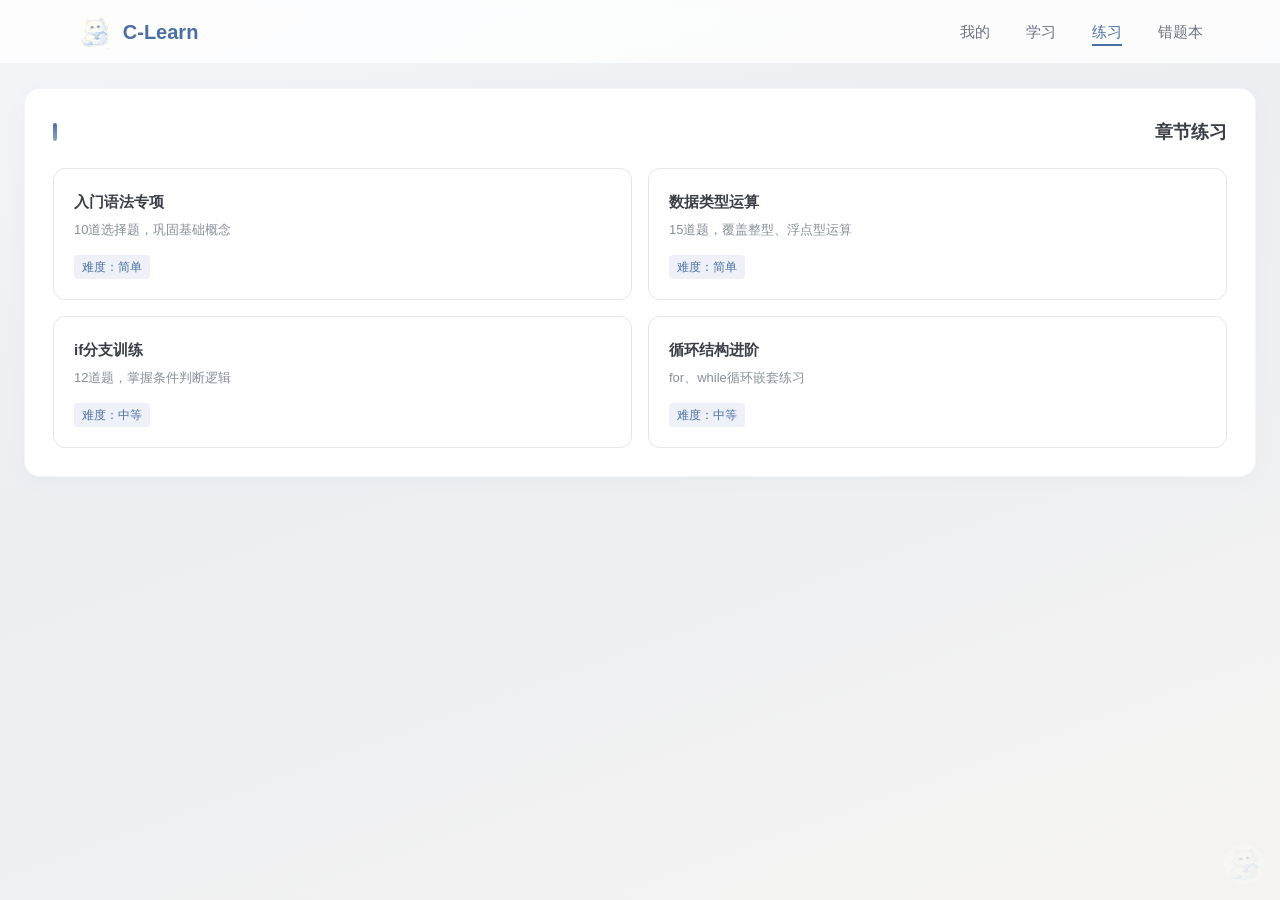
<file: pratcite.html>
<!DOCTYPE html>
<html lang="zh-CN">
<head>
    <meta charset="UTF-8">
    <meta name="viewport" content="width=device-width, initial-scale=1.0">
    <title>C-Learn - 在线练习</title>
    <link rel="stylesheet" href="css/style.css">
</head>
<body>
    <nav class="navbar">
        <div class="logo">
            <img src="assets/mascot.png" alt="logo">
            <span>C-Learn</span>
        </div>
        <ul class="nav-links">
            <li><a href="index.html">我的</a></li>
            <li><a href="lesson.html">学习</a></li>
            <li><a href="practice.html" class="active">练习</a></li>
            <li><a href="error-book.html">错题本</a></li>
        </ul>
    </nav>

    <div class="container">
        <div style="grid-column: 1 / -1;">
            <div class="content-card">
                <h2>章节练习</h2>
                <div class="lesson-list">
                    <div class="lesson-card">
                        <div class="lesson-title">入门语法专项</div>
                        <div class="lesson-desc">10道选择题，巩固基础概念</div>
                        <span class="lesson-tag">难度：简单</span>
                    </div>
                    <div class="lesson-card">
                        <div class="lesson-title">数据类型运算</div>
                        <div class="lesson-desc">15道题，覆盖整型、浮点型运算</div>
                        <span class="lesson-tag">难度：简单</span>
                    </div>
                    <div class="lesson-card">
                        <div class="lesson-title">if分支训练</div>
                        <div class="lesson-desc">12道题，掌握条件判断逻辑</div>
                        <span class="lesson-tag">难度：中等</span>
                    </div>
                    <div class="lesson-card">
                        <div class="lesson-title">循环结构进阶</div>
                        <div class="lesson-desc">for、while循环嵌套练习</div>
                        <span class="lesson-tag">难度：中等</span>
                    </div>
                </div>
            </div>
        </div>
    </div>

    <img src="assets/mascot.png" class="cat-decor" alt="装饰">
</body>
</html>
</file>
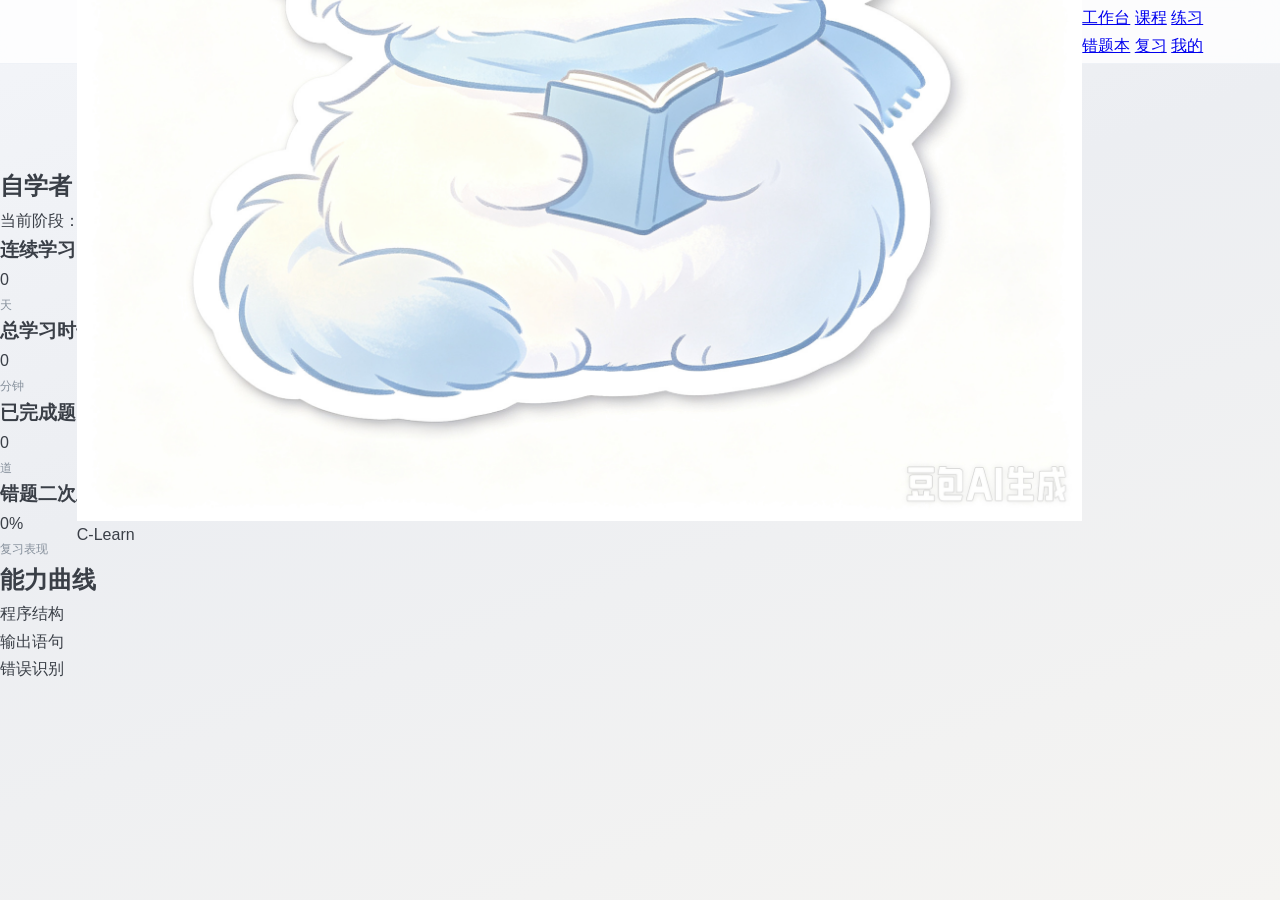
<file: profile.html>
<!DOCTYPE html>
<html lang="zh-CN">
<head>
  <meta charset="UTF-8" />
  <meta name="viewport" content="width=device-width, initial-scale=1.0" />
  <title>个人中心 · 学习报告</title>
  <link rel="stylesheet" href="css/style.css" />
</head>
<body>
  <header class="navbar">
    <div class="brand">
      <img src="assets/mascot.png" alt="布偶猫吉祥物" class="brand-logo" />
      <span class="brand-name">C-Learn</span>
    </div>
    <nav>
      <a href="index.html">工作台</a>
      <a href="course.html">课程</a>
      <a href="practice.html">练习</a>
      <a href="wrong-book.html">错题本</a>
      <a href="review.html">复习</a>
      <a href="profile.html" class="active">我的</a>
    </nav>
  </header>

  <main class="profile-page">
    <section class="profile-header">
      <img src="assets/mascot.png" alt="布偶猫头像" class="avatar" />
      <h1>自学者</h1>
      <p>当前阶段：入门到独立完成程序</p>
    </section>

    <section class="profile-stats">
      <div class="stat-card">
        <h3>连续学习</h3>
        <p class="stat-number" id="profile-continuous">0</p>
        <p class="stat-label">天</p>
      </div>
      <div class="stat-card">
        <h3>总学习时长</h3>
        <p class="stat-number" id="profile-minutes">0</p>
        <p class="stat-label">分钟</p>
      </div>
      <div class="stat-card">
        <h3>已完成题目</h3>
        <p class="stat-number" id="profile-questions">0</p>
        <p class="stat-label">道</p>
      </div>
      <div class="stat-card">
        <h3>错题二次正确率</h3>
        <p class="stat-number" id="profile-retry">0%</p>
        <p class="stat-label">复习表现</p>
      </div>
    </section>

    <section class="ability-section">
      <h2>能力曲线</h2>
      <div class="ability-bars">
        <div class="ability-item">
          <span>程序结构</span>
          <div class="bar"><div class="bar-fill" style="width: 60%"></div></div>
        </div>
        <div class="ability-item">
          <span>输出语句</span>
          <div class="bar"><div class="bar-fill" style="width: 70%"></div></div>
        </div>
        <div class="ability-item">
          <span>错误识别</span>
          <div class="bar"><div class="bar-fill" style="width: 40%"></div></div>
        </div>
      </div>
    </section>
  </main>
  <script src="js/progress.js"></script>
  <script src="js/app.js"></script>
</body>
</html>
</file>
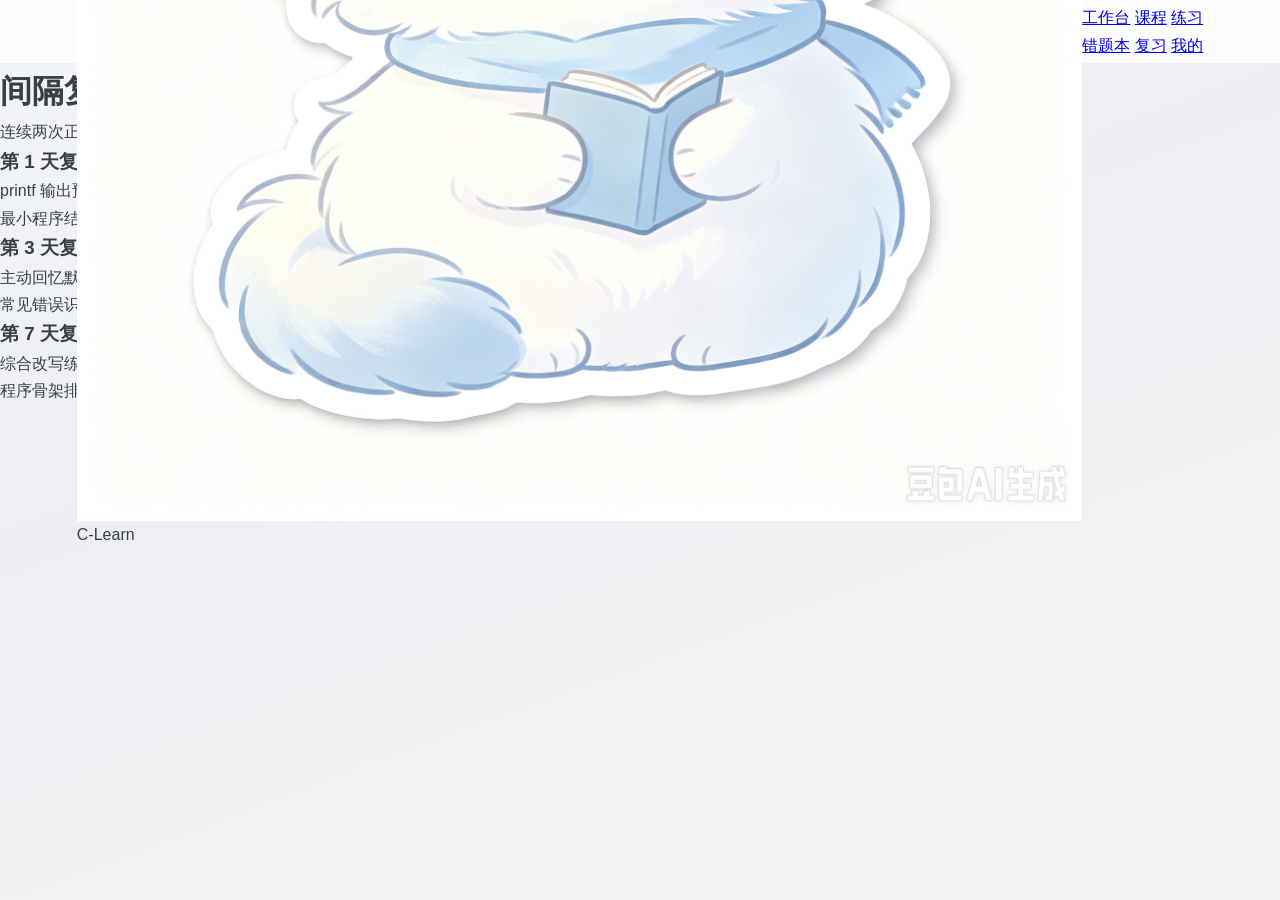
<file: review.html>
<!DOCTYPE html>
<html lang="zh-CN">
<head>
  <meta charset="UTF-8" />
  <meta name="viewport" content="width=device-width, initial-scale=1.0" />
  <title>复习 · 间隔重复</title>
  <link rel="stylesheet" href="css/style.css" />
</head>
<body>
  <header class="navbar">
    <div class="brand">
      <img src="assets/mascot.png" alt="布偶猫吉祥物" class="brand-logo" />
      <span class="brand-name">C-Learn</span>
    </div>
    <nav>
      <a href="index.html">工作台</a>
      <a href="course.html">课程</a>
      <a href="practice.html">练习</a>
      <a href="wrong-book.html">错题本</a>
      <a href="review.html" class="active">复习</a>
      <a href="profile.html">我的</a>
    </nav>
  </header>

  <main class="review-page">
    <h1>间隔复习计划</h1>
    <p>连续两次正确后降低频率，多次错误则退回前置概念。</p>
    <div class="review-timeline">
      <div class="review-stage">
        <h3>第 1 天复习</h3>
        <ul>
          <li>printf 输出预测</li>
          <li>最小程序结构</li>
        </ul>
      </div>
      <div class="review-stage">
        <h3>第 3 天复习</h3>
        <ul>
          <li>主动回忆默写</li>
          <li>常见错误识别</li>
        </ul>
      </div>
      <div class="review-stage">
        <h3>第 7 天复习</h3>
        <ul>
          <li>综合改写练习</li>
          <li>程序骨架排序</li>
        </ul>
      </div>
    </div>
  </main>
  <script src="js/app.js"></script>
</body>
</html>
</file>
<file: css/style.css>
* {
    margin: 0;
    padding: 0;
    box-sizing: border-box;
    font-family: -apple-system, BlinkMacSystemFont, "Segoe UI", "PingFang SC", "Microsoft Yahei", sans-serif;
}

body {
    background: linear-gradient(160deg, #f3f5f9 0%, #eceef2 40%, #f5f4f2 100%);
    color: #3a3f47;
    line-height: 1.7;
    min-height: 100vh;
}

img {
    max-width: 100%;
    height: auto;
    display: block;
}

/* 语言切换 */
.lang-switch {
    display: flex;
    gap: 4px;
    background: #f0f2f5;
    padding: 4px;
    border-radius: 8px;
}
.lang-btn {
    padding: 4px 10px;
    border: none;
    background: transparent;
    color: #6b7280;
    font-size: 13px;
    border-radius: 6px;
    cursor: pointer;
    transition: all 0.2s;
    font-weight: 500;
}
.lang-btn.active {
    background: #fff;
    color: #4a6fa5;
    box-shadow: 0 2px 4px rgba(0,0,0,0.06);
}

.lang-zh-only .en { display: none; }
.lang-en-only .zh { display: none; }

/* 导航栏 */
.navbar {
    background: rgba(255, 255, 255, 0.8);
    backdrop-filter: blur(16px);
    border-bottom: 1px solid rgba(74, 111, 165, 0.08);
    padding: 0 6%;
    height: 64px;
    display: flex;
    align-items: center;
    justify-content: space-between;
    position: sticky;
    top: 0;
    z-index: 100;
}
.nav-right {
    display: flex;
    align-items: center;
    gap: 32px;
}
.logo {
    display: flex;
    align-items: center;
    gap: 10px;
    font-size: 20px;
    font-weight: 700;
    color: #4a6fa5;
}
.logo img {
    height: 36px;
    width: 36px;
    border-radius: 8px;
    object-fit: cover;
}
.nav-links {
    display: flex;
    gap: 36px;
    list-style: none;
}
.nav-links a {
    text-decoration: none;
    color: #6b7280;
    font-size: 15px;
    font-weight: 500;
    padding-bottom: 4px;
    border-bottom: 2px solid transparent;
    transition: all 0.2s;
}
.nav-links a:hover,
.nav-links a.active {
    color: #4a6fa5;
    border-bottom-color: #4a6fa5;
}

/* 主容器 */
.container {
    max-width: 1280px;
    margin: 24px auto;
    padding: 0 24px;
    display: grid;
    grid-template-columns: 280px 1fr;
    gap: 24px;
    align-items: start;
}

/* 侧边栏用户卡片 - 固定不跟随滚动 */
.user-card {
    background: #ffffff;
    border-radius: 16px;
    padding: 24px 20px;
    box-shadow: 0 4px 20px rgba(74, 111, 165, 0.06);
    border: 1px solid rgba(74, 111, 165, 0.08);
    text-align: center;
}
.user-card::before {
    content: "";
    position: absolute;
    top: 0;
    left: 0;
    right: 0;
    height: 72px;
    background: linear-gradient(135deg, #eef2f8 0%, #e0e7f0 100%);
    border-radius: 16px 16px 0 0;
}
.avatar {
    width: 72px;
    height: 72px;
    border-radius: 50%;
    background: #fff;
    border: 3px solid #fff;
    margin: 20px auto 10px;
    position: relative;
    z-index: 1;
    object-fit: cover;
    box-shadow: 0 4px 12px rgba(0, 0, 0, 0.06);
}
.username {
    font-size: 17px;
    font-weight: 600;
    cursor: pointer;
    transition: all 0.2s;
    display: inline-block;
}
.username:hover {
    color: #4a6fa5;
}
.username-tip {
    font-size: 12px;
    color: #9ca3af;
    margin-top: 2px;
    margin-bottom: 16px;
}
.user-desc {
    color: #86909c;
    font-size: 13px;
    margin-bottom: 20px;
}
.user-stats {
    display: grid;
    grid-template-columns: 1fr 1fr 1fr;
    gap: 8px;
    padding-top: 16px;
    border-top: 1px solid #f2f3f5;
}
.stat-item { text-align: center; }
.stat-num {
    font-size: 20px;
    font-weight: 700;
    color: #4a6fa5;
}
.stat-label {
    font-size: 12px;
    color: #86909c;
    margin-top: 2px;
}

.sidebar-section {
    background: #ffffff;
    border-radius: 16px;
    padding: 20px;
    box-shadow: 0 4px 20px rgba(74, 111, 165, 0.04);
    border: 1px solid rgba(74, 111, 165, 0.06);
    margin-top: 16px;
}
.sidebar-section h3 {
    font-size: 15px;
    font-weight: 600;
    margin-bottom: 14px;
    display: flex;
    align-items: center;
    gap: 6px;
}
.sidebar-section h3::before {
    content: "";
    width: 3px;
    height: 14px;
    background: #4a6fa5;
    border-radius: 2px;
}

.forget-list {
    list-style: none;
    font-size: 13px;
    display: flex;
    flex-direction: column;
    gap: 10px;
}
.forget-list li {
    display: flex;
    justify-content: space-between;
    align-items: center;
    padding: 8px 10px;
    background: #f7f8fa;
    border-radius: 8px;
}
.forget-list .level {
    font-size: 11px;
    padding: 2px 6px;
    border-radius: 4px;
    background: #e8eef5;
    color: #4a6fa5;
    font-weight: 500;
}
.forget-list .level.medium {
    background: #f0f2f5;
    color: #6b7280;
}

/* 内容卡片 */
.content-card {
    background: #ffffff;
    border-radius: 16px;
    padding: 28px;
    box-shadow: 0 4px 20px rgba(74, 111, 165, 0.04);
    border: 1px solid rgba(74, 111, 165, 0.06);
    margin-bottom: 20px;
    transition: box-shadow 0.3s;
}
.content-card:hover {
    box-shadow: 0 6px 24px rgba(74, 111, 165, 0.08);
}
.content-card h2 {
    font-size: 18px;
    font-weight: 600;
    margin-bottom: 20px;
    display: flex;
    align-items: center;
    justify-content: space-between;
}
.content-card h2::before {
    content: "";
    width: 4px;
    height: 18px;
    background: linear-gradient(180deg, #4a6fa5, #8aa6c2);
    border-radius: 2px;
    margin-right: 8px;
}
.card-header {
    display: flex;
    align-items: center;
}

.grid-2 {
    display: grid;
    grid-template-columns: 1fr 1fr;
    gap: 20px;
}

/* 进度条 */
.progress-list {
    display: flex;
    flex-direction: column;
    gap: 18px;
}
.progress-item {
    display: flex;
    flex-direction: column;
    gap: 8px;
}
.progress-header {
    display: flex;
    justify-content: space-between;
    font-size: 14px;
    font-weight: 500;
}
.progress-bar {
    width: 100%;
    height: 8px;
    background: #f2f3f5;
    border-radius: 4px;
    overflow: hidden;
}
.progress-fill {
    height: 100%;
    background: linear-gradient(90deg, #4a6fa5, #8aa6c2);
    border-radius: 4px;
    transition: width 0.5s ease;
}

/* 能力曲线 */
.chart-area {
    height: 180px;
    display: flex;
    align-items: flex-end;
    justify-content: space-around;
    padding: 20px 10px 0;
    border-bottom: 1px solid #f2f3f5;
    margin-bottom: 12px;
}
.chart-bar {
    width: 30px;
    background: linear-gradient(to top, #4a6fa5, #b8c8da);
    border-radius: 4px 4px 0 0;
    transition: height 0.5s ease;
}
.chart-label {
    text-align: center;
    font-size: 12px;
    color: #86909c;
    margin-top: 8px;
}

/* 课程卡片 */
.lesson-list {
    display: grid;
    grid-template-columns: 1fr 1fr;
    gap: 16px;
}
.lesson-card {
    border: 1px solid #e5e6eb;
    border-radius: 12px;
    padding: 20px;
    transition: all 0.25s;
    cursor: pointer;
    background: #fff;
    position: relative;
}
.lesson-card:hover {
    border-color: #4a6fa5;
    transform: translateY(-2px);
    box-shadow: 0 8px 20px rgba(74, 111, 165, 0.1);
}
.lesson-card.locked {
    opacity: 0.6;
    cursor: not-allowed;
}
.lesson-card.locked:hover {
    transform: none;
    border-color: #e5e6eb;
    box-shadow: none;
}
.lock-icon {
    position: absolute;
    top: 16px;
    right: 16px;
    font-size: 16px;
    color: #999;
}
.lesson-title {
    font-weight: 600;
    margin-bottom: 6px;
    font-size: 15px;
}
.lesson-desc {
    font-size: 13px;
    color: #86909c;
    margin-bottom: 12px;
    line-height: 1.5;
}
.lesson-tag {
    display: inline-block;
    padding: 2px 8px;
    background: #eef2f8;
    color: #4a6fa5;
    border-radius: 4px;
    font-size: 12px;
    font-weight: 500;
}

/* 步骤列表 */
.step-list {
    list-style: none;
    margin-bottom: 10px;
    display: grid;
    grid-template-columns: 1fr 1fr;
    gap: 8px;
}
.step-list li {
    padding: 8px 12px;
    padding-left: 22px;
    position: relative;
    font-size: 14px;
    background: #f7f8fa;
    border-radius: 6px;
}
.step-list li::before {
    content: "▸";
    position: absolute;
    left: 10px;
    color: #4a6fa5;
    font-size: 12px;
}

/* 题目 */
.question-block {
    margin-bottom: 24px;
    padding: 20px;
    background: linear-gradient(135deg, #f7f9fc 0%, #fafbfc 100%);
    border-radius: 12px;
    border: 1px solid rgba(74, 111, 165, 0.06);
}
.question-title {
    font-weight: 600;
    margin-bottom: 14px;
    font-size: 15px;
}
.option-list {
    list-style: none;
    display: flex;
    flex-direction: column;
    gap: 10px;
}
.option-list li {
    padding: 10px 14px;
    background: #fff;
    border: 1px solid #e5e6eb;
    border-radius: 8px;
    cursor: pointer;
    transition: all 0.2s;
    font-size: 14px;
}
.option-list li:hover {
    border-color: #4a6fa5;
    background: #f0f4f9;
}

/* 提示框 */
.tip-box {
    background: linear-gradient(90deg, #f0f4f9, #eef2f8);
    border-left: 4px solid #4a6fa5;
    padding: 14px 18px;
    border-radius: 0 8px 8px 0;
    font-size: 13px;
    color: #3a5070;
    margin-top: 10px;
    line-height: 1.6;
}

/* 任务列表 */
.task-list {
    list-style: none;
    display: flex;
    flex-direction: column;
    gap: 10px;
}
.task-list li {
    display: flex;
    align-items: center;
    gap: 10px;
    padding: 10px 12px;
    border: 1px solid #e5e6eb;
    border-radius: 8px;
    font-size: 14px;
    cursor: pointer;
    transition: all 0.2s;
}
.task-list li:hover {
    border-color: #4a6fa5;
    background: #f0f4f9;
}
.task-dot {
    width: 8px;
    height: 8px;
    border-radius: 50%;
    background: #9ca3af;
    flex-shrink: 0;
    transition: all 0.3s;
}
.task-dot.done {
    background: #6b9e7d;
}

/* 错题列表 */
.error-list {
    display: flex;
    flex-direction: column;
    gap: 12px;
}
.error-item {
    padding: 16px;
    border: 1px solid #e5e6eb;
    border-radius: 8px;
    display: flex;
    justify-content: space-between;
    align-items: center;
    transition: all 0.2s;
}
.error-item:hover {
    border-color: #4a6fa5;
    background: #f7f9fc;
}
.error-info h4 {
    font-size: 14px;
    font-weight: 500;
    margin-bottom: 4px;
}
.error-info p {
    font-size: 12px;
    color: #86909c;
}

.retry-btn {
    padding: 6px 14px;
    background: linear-gradient(135deg, #4a6fa5, #8aa6c2);
    color: #fff;
    border: none;
    border-radius: 6px;
    font-size: 13px;
    cursor: pointer;
    transition: all 0.2s;
    font-weight: 500;
}
.retry-btn:hover {
    box-shadow: 0 4px 12px rgba(74, 111, 165, 0.25);
    transform: translateY(-1px);
}

/* 空状态 */
.empty-state {
    text-align: center;
    padding: 60px 20px;
    color: #86909c;
}
.empty-state img {
    width: 100px;
    margin: 0 auto 16px;
    opacity: 0.5;
}

/* 猫咪装饰 */
.cat-decor {
    position: fixed;
    bottom: 16px;
    right: 16px;
    width: 40px !important;
    height: 40px !important;
    max-width: 40px !important;
    border-radius: 50%;
    object-fit: cover;
    opacity: 0.25;
    z-index: 1;
    pointer-events: none;
}

/* 代码块 */
.code-block {
    background: #f7f9fc;
    color: #3a3f47;
    padding: 16px 20px;
    border-radius: 8px;
    font-family: "Consolas", "Monaco", monospace;
    font-size: 13px;
    line-height: 1.8;
    margin: 12px 0;
    overflow-x: auto;
    border: 1px solid #e5e6eb;
}
.code-block .comment { color: #6b9e7d; }
.code-block .keyword { color: #4a6fa5; }

.content-card h3 {
    font-size: 16px;
    margin: 20px 0 12px;
    color: #4a6fa5;
    font-weight: 600;
}

/* 思考框 */
.think-box {
    background: linear-gradient(90deg, #eef2f8, #f0f4f9);
    border-left: 4px solid #4a6fa5;
    padding: 14px 18px;
    border-radius: 0 8px 8px 0;
    font-size: 13px;
    color: #3a5070;
    margin-top: 10px;
    line-height: 1.6;
}

/* 响应式 */
@media (max-width: 960px) {
    .container { grid-template-columns: 1fr; }
    .grid-2 { grid-template-columns: 1fr; }
    .lesson-list { grid-template-columns: 1fr; }
    .step-list { grid-template-columns: 1fr; }
}
</file>
